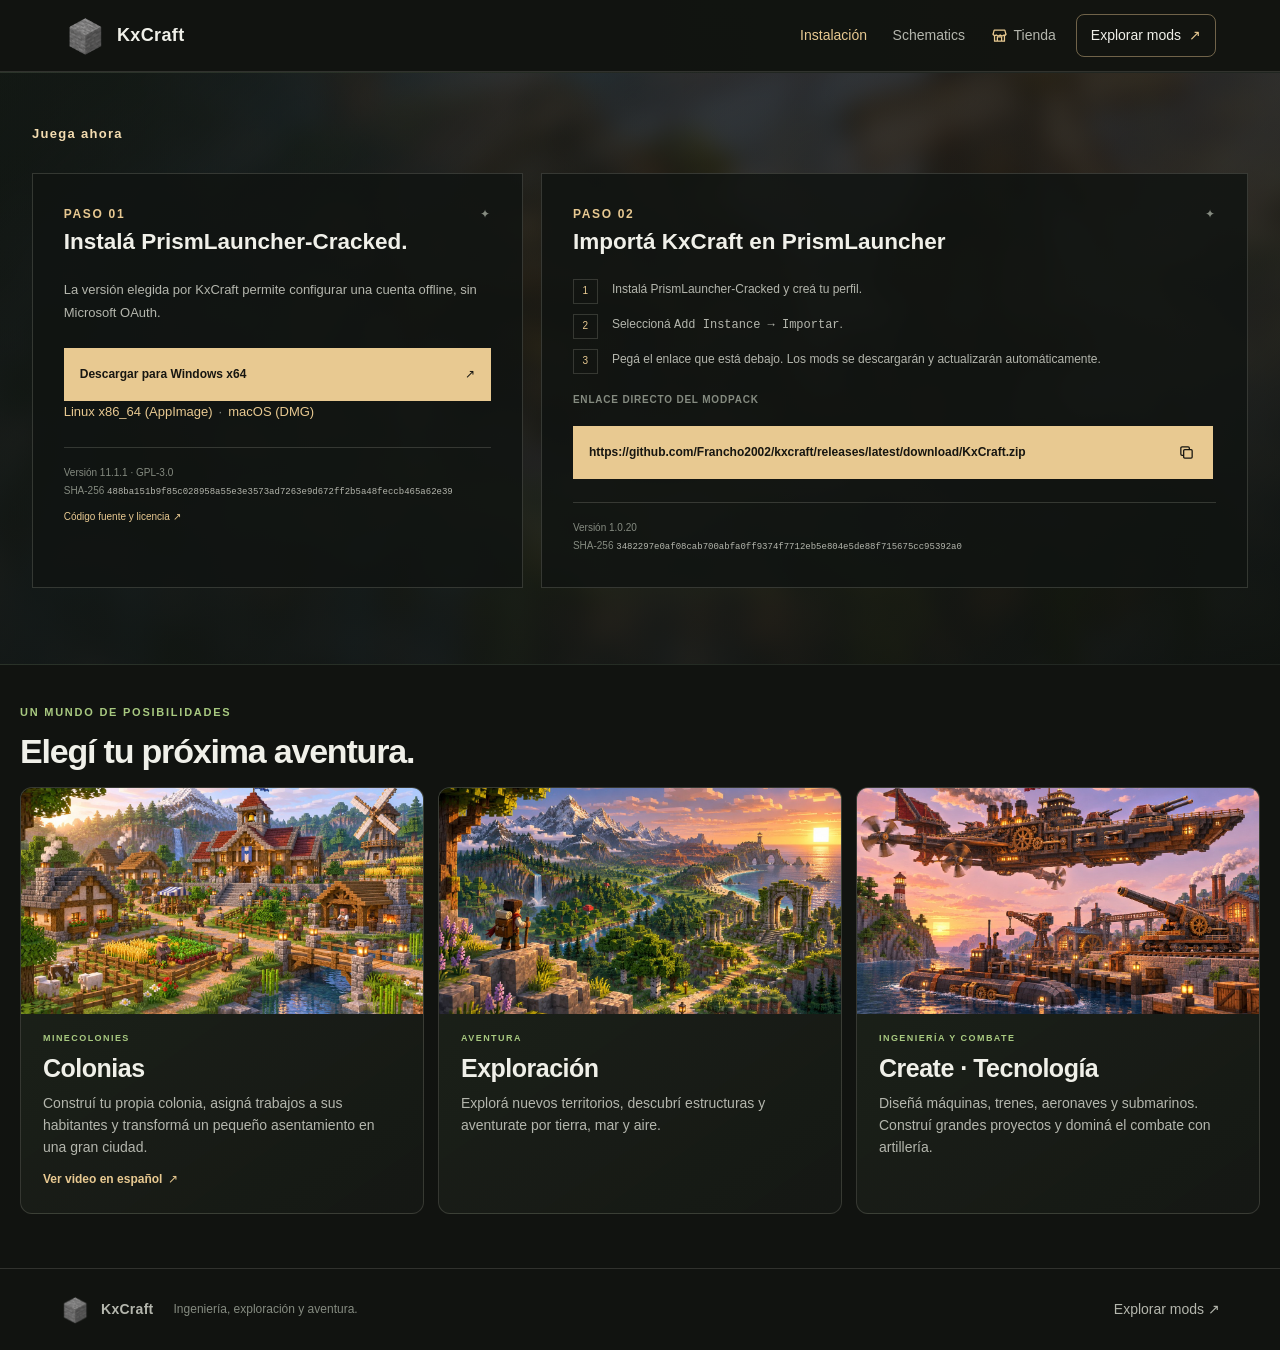
<file: site/index.html>
<!doctype html>
<html lang="es-AR">
<head>
  <meta charset="utf-8">
  <meta name="viewport" content="width=device-width, initial-scale=1">
  <meta name="theme-color" content="#111310">
  <meta name="description" content="Descargá PrismLauncher y prepará tu instancia de KxCraft.">
  <title>KxCraft — Juega ahora</title>
  <link rel="stylesheet" href="assets/site.css">
  <script src="assets/store-expiry.js" defer></script>
  <script src="assets/app.js" defer></script>
</head>
<body>
  <a class="skip-link" href="#main">Saltar al contenido</a>
  <header class="topbar">
    <a class="brand" href="#jugar" aria-label="KxCraft, inicio">
      <img class="brand-mark" src="assets/kxcraft-mark.png" alt="" aria-hidden="true" width="42" height="42">
      <span>KxCraft</span>
    </a>
    <nav aria-label="Navegación principal">
      <a href="index.html#jugar" aria-current="page">Instalación</a>
      <a href="schematics.html">Schematics</a>
      <a href="tienda.html" class="nav-store-link" data-shop-nav hidden><svg class="nav-store-icon" xmlns="http://www.w3.org/2000/svg" viewBox="0 0 24 24" fill="none" stroke="currentColor" stroke-width="1.8" stroke-linecap="round" stroke-linejoin="round" aria-hidden="true" focusable="false"><path d="M3 10l1.5-5.5h15L21 10"/><path d="M3 10c0 2 2.5 2.8 4.5 1.3 1.8 1.5 3.8 1.5 5.5 0 1.8 1.5 3.8 1.5 5.5 0C18.5 12.8 21 12 21 10"/><path d="M5 12v8h14v-8M9 20v-6h6v6"/></svg><span>Tienda</span></a>
    </nav>
    <a class="top-action" href="mods.html">Explorar mods <span aria-hidden="true">↗</span></a>
  </header>

  <main id="main">
    <section class="kx-play-section" id="jugar" aria-label="Cómo jugar en KxCraft">
      <div class="kx-play-backdrop" aria-hidden="true">
        <span class="kx-play-backdrop-image kx-play-backdrop-image--airship"></span>
        <span class="kx-play-backdrop-image kx-play-backdrop-image--workshop"></span>
        <span class="kx-play-backdrop-scrim"></span>
      </div>
      <div class="kx-container">
        <div class="kx-section-heading kx-section-heading--split">
          <h1 class="kx-section-kicker">Juega ahora</h1>
        </div>
        <div class="kx-play-panels">
          <article class="kx-play-panel kx-play-panel--launcher">
            <div class="kx-panel-top"><span>PASO 01</span><span aria-hidden="true">✦</span></div>
            <h2>Instalá PrismLauncher-Cracked.</h2>
            <p>La versión elegida por KxCraft permite configurar una cuenta offline, sin Microsoft OAuth.</p>
            <a class="kx-panel-button" href="https://github.com/Diegiwg/PrismLauncher-Cracked/releases/download/11.1.1/PrismLauncher-Windows-MinGW-w64-Setup-11.1.1.exe" rel="noopener noreferrer">Descargar para Windows x64 <span aria-hidden="true">↗</span></a>
            <p class="kx-launcher-alternatives" aria-label="Otras plataformas">
              <a href="https://github.com/Diegiwg/PrismLauncher-Cracked/releases/download/11.1.1/PrismLauncher-Linux-x86_64.AppImage" target="_blank" rel="noopener noreferrer">Linux x86_64 (AppImage)</a>
              <span aria-hidden="true">·</span>
              <a href="https://github.com/Diegiwg/PrismLauncher-Cracked/releases/download/11.1.1/PrismLauncher-macOS-11.1.1.dmg" target="_blank" rel="noopener noreferrer">macOS (DMG)</a>
            </p>
            <div class="kx-panel-foot">
              <p>Versión 11.1.1 · GPL-3.0</p>
              <p>SHA-256 <code>488ba151b9f85c028958a55e3e3573ad7263e9d672ff2b5a48feccb465a62e39</code></p>
              <a href="https://github.com/Diegiwg/PrismLauncher-Cracked/tree/11.1.1" target="_blank" rel="noopener noreferrer">Código fuente y licencia ↗</a>
            </div>
          </article>
          <article class="kx-play-panel kx-play-panel--pack">
            <div class="kx-panel-top"><span>PASO 02</span><span aria-hidden="true">✦</span></div>
            <h2>Importá KxCraft en PrismLauncher</h2>
            <ol class="kx-setup-list">
              <li><span>1</span><p>Instalá PrismLauncher-Cracked y creá tu perfil.</p></li>
              <li><span>2</span><p>Seleccioná <code>Add Instance → Importar</code>.</p></li>
              <li><span>3</span><p>Pegá el enlace que está debajo. Los mods se descargarán y actualizarán automáticamente.</p></li>
            </ol>
            <div class="kx-pack-downloads" aria-label="Enlace de importación de KxCraft">
              <p class="kx-import-label">Enlace directo del modpack</p>
              <div class="kx-import-link">
                <span id="kxcraft-import-url" class="kx-import-url">https://github.com/Francho2002/kxcraft/releases/latest/download/KxCraft.zip</span>
                <button class="kx-import-copy-button" id="kxcraft-copy-button" type="button" aria-label="Copiar enlace del modpack" aria-describedby="kxcraft-copy-status" title="Copiar enlace"><svg viewBox="0 0 24 24" fill="none" xmlns="http://www.w3.org/2000/svg" aria-hidden="true" focusable="false"><rect x="8" y="8" width="12" height="12" rx="1.5" stroke="currentColor" stroke-width="1.8"/><path d="M16 8V5.75A1.75 1.75 0 0 0 14.25 4h-8.5A1.75 1.75 0 0 0 4 5.75v8.5A1.75 1.75 0 0 0 5.75 16H8" stroke="currentColor" stroke-width="1.8"/></svg></button>
                
              </div>
              <p class="kx-copy-status" id="kxcraft-copy-status" role="status" aria-live="polite" hidden></p>
            </div>
            <div class="kx-panel-foot">
              <p>Versión <span data-kx-package-version>1.0.20</span></p>
              <p>SHA-256 <code data-kx-package-sha256>3482297e0af08cab700abfa0ff9374f7712eb5e804e5de88f715675cc95392a0</code></p>
            </div>
          </article>
        </div>
      </div>
    </section>

    <section class="experience-section" aria-labelledby="experience-title">
      <div class="section-heading experience-heading">
        <div>
          <p class="eyebrow">UN MUNDO DE POSIBILIDADES</p>
          <h2 id="experience-title">Elegí tu próxima aventura.</h2>
        </div>
      </div>
      <div class="experience-grid">
        <a class="experience-card experience-card--video" href="https://www.youtube.com/watch?v=wyJ1HbyBHro" target="_blank" rel="noopener noreferrer" aria-label="Colonias: mirá el video de MineColonies en español (abre YouTube)">
          <img src="assets/kxcraft-colonias.jpg" alt="Aldea de MineColonies con casas, cultivos y caminos junto a un río" loading="lazy" decoding="async">
          <div class="experience-card-copy">
            <p class="eyebrow">MINECOLONIES</p>
            <h3>Colonias</h3>
            <p>Construí tu propia colonia, asigná trabajos a sus habitantes y transformá un pequeño asentamiento en una gran ciudad.</p>
            <span class="experience-card-action">Ver video en español <span aria-hidden="true">↗</span></span>
          </div>
        </a>
        <article class="experience-card">
          <img src="assets/kxcraft-exploracion.jpg" alt="Explorador mirando un paisaje de montañas, valles y ríos" loading="lazy" decoding="async">
          <div class="experience-card-copy">
            <p class="eyebrow">AVENTURA</p>
            <h3>Exploración</h3>
            <p>Explorá nuevos territorios, descubrí estructuras y aventurate por tierra, mar y aire.</p>
          </div>
        </article>
        <article class="experience-card">
          <img src="assets/kxcraft-create-guerra.jpg" alt="Aeronave, trenes, submarino y artillería del universo Create" loading="lazy" decoding="async">
          <div class="experience-card-copy">
            <p class="eyebrow">INGENIERÍA Y COMBATE</p>
            <h3>Create · Tecnología</h3>
            <p>Diseñá máquinas, trenes, aeronaves y submarinos. Construí grandes proyectos y dominá el combate con artillería.</p>
          </div>
        </article>
      </div>
    </section>
  </main>

  <footer class="footer">
    <a class="brand brand-small" href="#jugar"><img class="brand-mark" src="assets/kxcraft-mark.png" alt="" aria-hidden="true" width="42" height="42"><span>KxCraft</span></a>
    <p>Ingeniería, exploración y aventura.</p>
    <a href="mods.html">Explorar mods ↗</a>
  </footer>
</body>
</html>
</file>
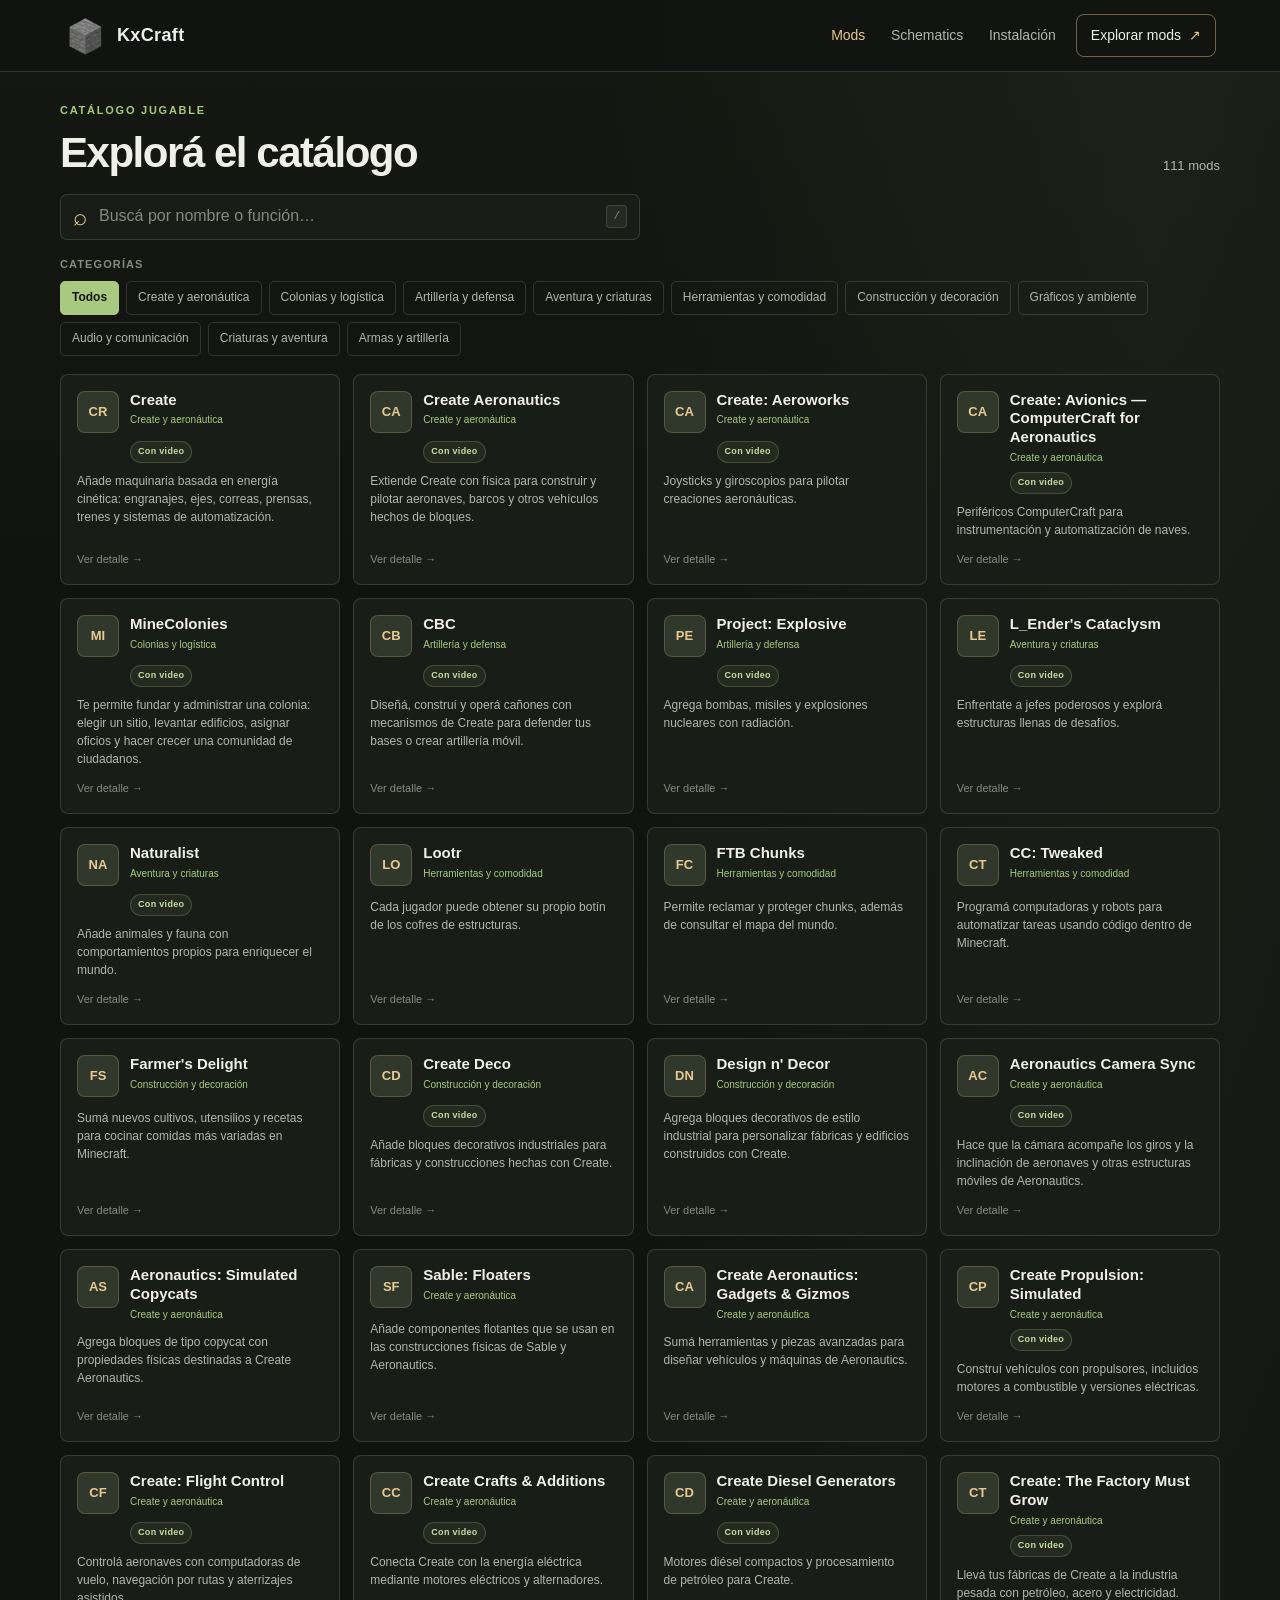
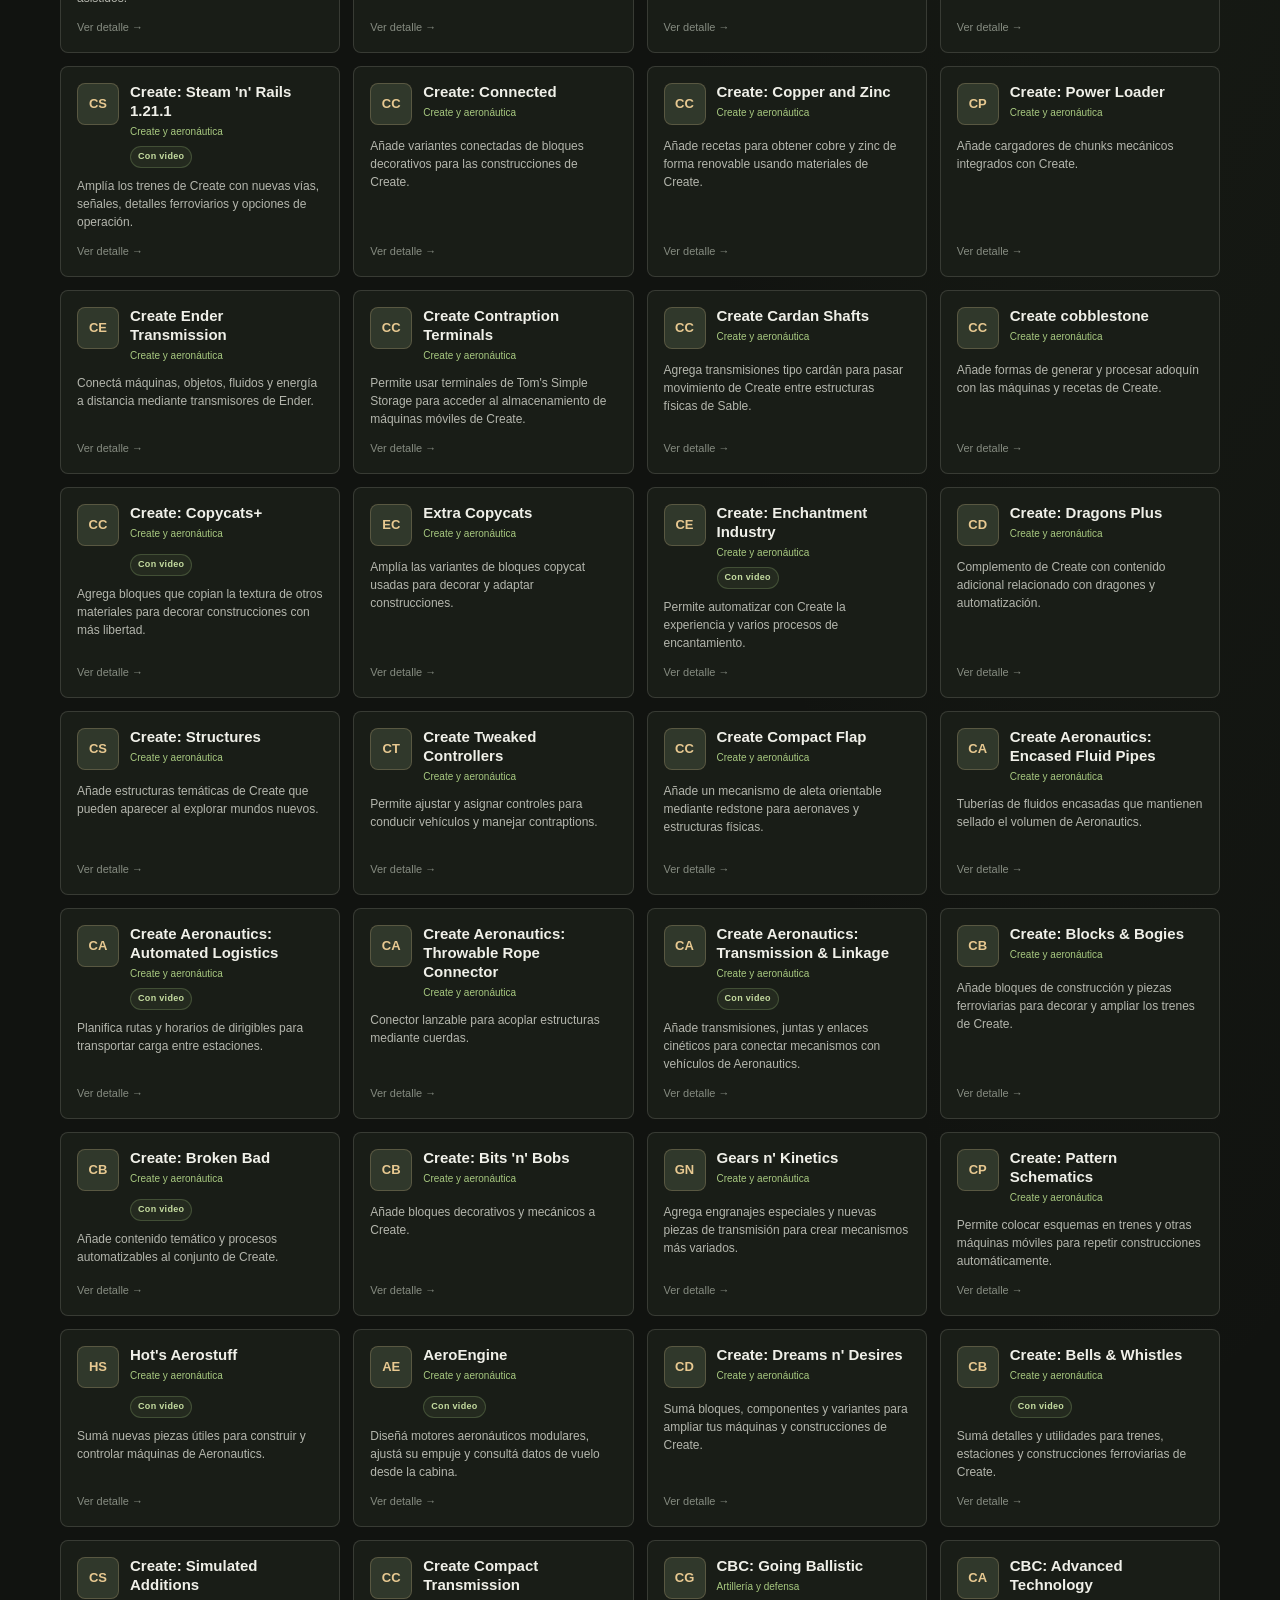
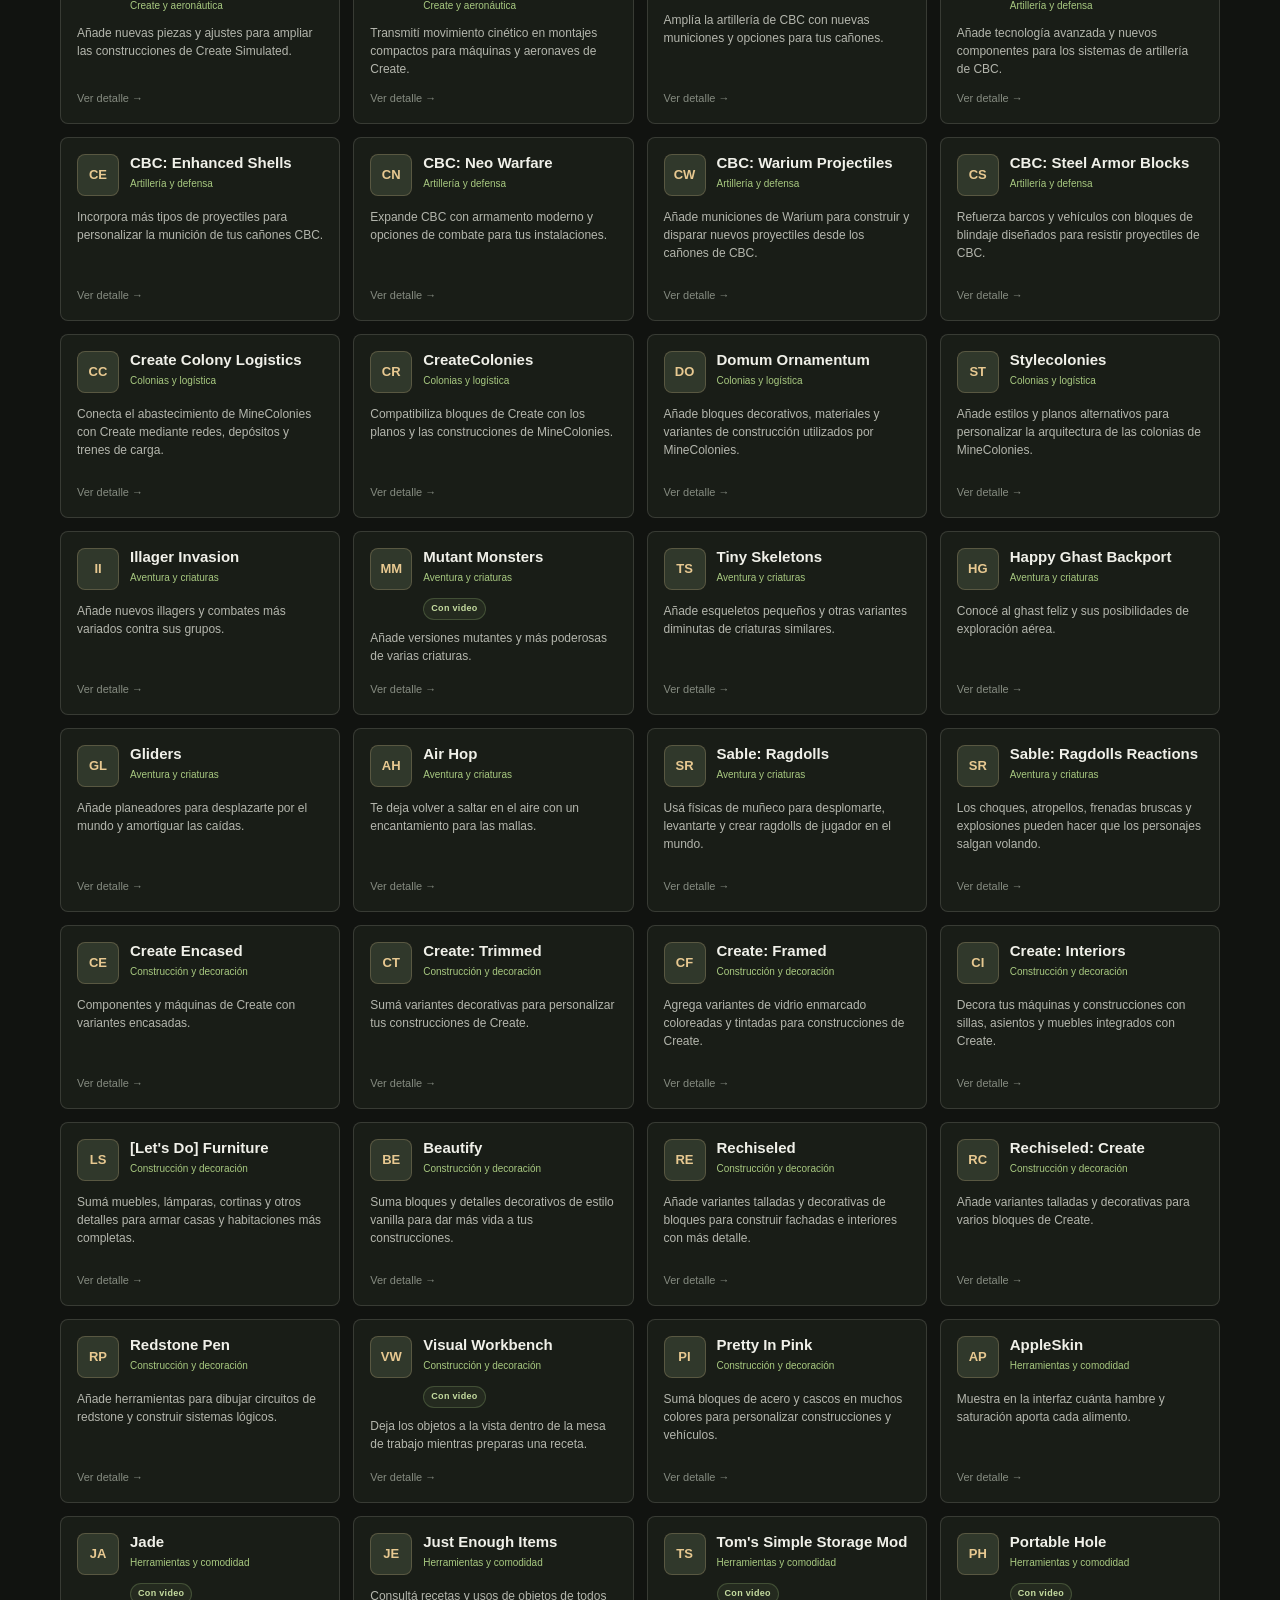
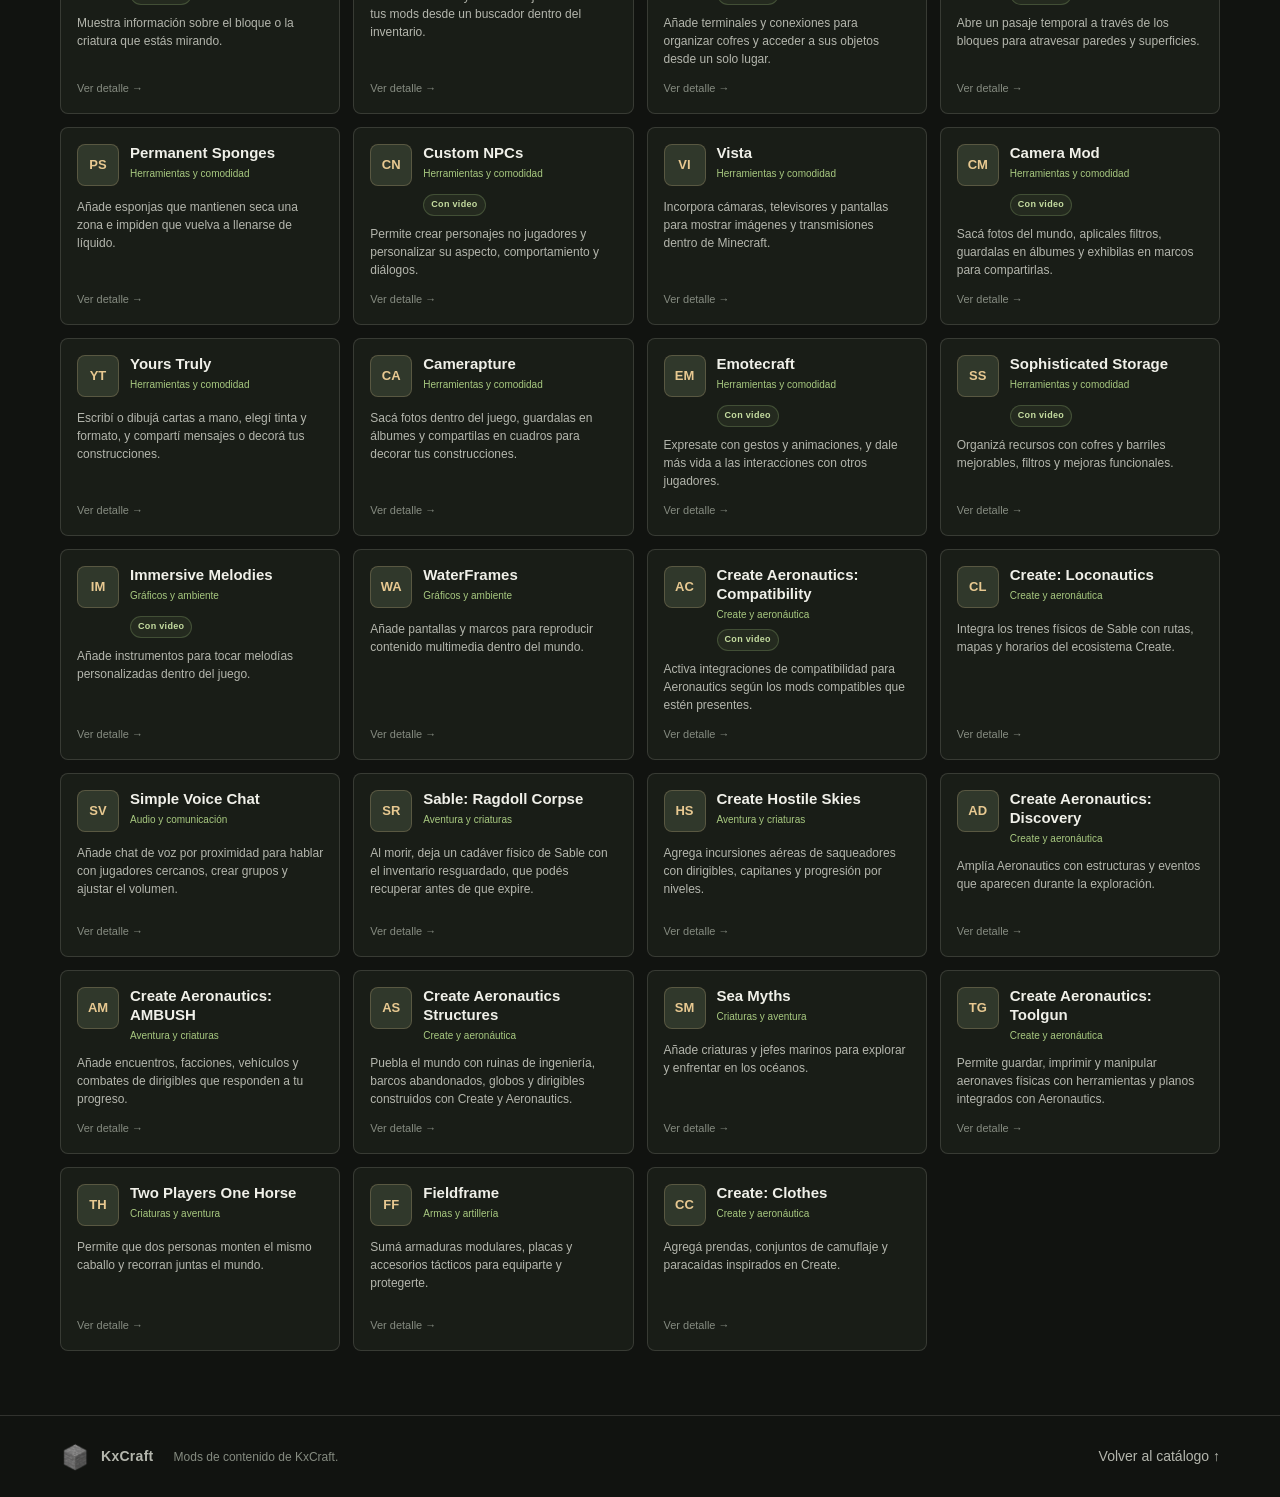
<file: site/mods.html>
<!doctype html>
<html lang="es-AR">
<head>
  <meta charset="utf-8">
  <meta name="viewport" content="width=device-width, initial-scale=1">
  <meta name="theme-color" content="#111310">
  <meta name="description" content="Conocé los mods de contenido de KxCraft.">
  <title>KxCraft — Mods</title>
  <link rel="stylesheet" href="assets/site.css">
  <script src="assets/app.js" defer></script>
</head>
<body>
  <a class="skip-link" href="#main">Saltar al contenido</a>
  <header class="topbar">
    <a class="brand" href="index.html#jugar" aria-label="KxCraft, inicio">
      <img class="brand-mark" src="assets/kxcraft-mark.png" alt="" aria-hidden="true" width="42" height="42">
      <span>KxCraft</span>
    </a>
    <nav aria-label="Navegación principal">
      <a href="mods.html" aria-current="page">Mods</a>
      <a href="tienda.html">Schematics</a>
      <a href="index.html#jugar">Instalación</a>
    </nav>
    <a class="top-action" href="#mods">Explorar mods <span aria-hidden="true">↗</span></a>
  </header>

  <main id="main" class="mods-page">
    <section class="mods-section" id="mods" aria-labelledby="mods-title">
      <div class="section-heading mods-heading">
        <div>
          <p class="eyebrow">CATÁLOGO JUGABLE</p>
          <h2 id="mods-title">Explorá el catálogo</h2>
        </div>
        <p class="section-note" id="results-count" aria-live="polite">Cargando mods…</p>
      </div>

      <div class="catalog-tools">
        <label class="search-box">
          <span class="search-icon" aria-hidden="true">⌕</span>
          <span class="sr-only">Buscar mods</span>
          <input id="mod-search" type="search" placeholder="Buscá por nombre o función…" autocomplete="off">
          <kbd>/</kbd>
        </label>
        <div class="category-wrap">
          <span class="filter-label">Categorías</span>
          <div class="category-filters" id="category-filters" role="group" aria-label="Filtrar por categoría"></div>
        </div>
      </div>

      <div class="mod-grid" id="mods-grid" aria-live="polite"></div>
      <p class="empty-state" id="empty-state" hidden>No encontramos mods con esos filtros. Probá otra búsqueda o categoría.</p>
    </section>
  </main>

  <footer class="footer">
    <a class="brand brand-small" href="index.html#jugar"><img class="brand-mark" src="assets/kxcraft-mark.png" alt="" aria-hidden="true" width="42" height="42"><span>KxCraft</span></a>
    <p>Mods de contenido de KxCraft.</p>
    <a href="#mods">Volver al catálogo ↑</a>
  </footer>

  <dialog class="mod-dialog" id="mod-dialog" aria-labelledby="dialog-title">
    <form method="dialog"><button class="dialog-close" aria-label="Cerrar detalle">×</button></form>
    <div class="dialog-content">
      <div class="dialog-media" id="dialog-media"></div>
      <div>
        <p class="eyebrow" id="dialog-category"></p>
        <h2 id="dialog-title"></h2>
        <p id="dialog-description"></p>
      </div>
    </div>
    <section class="dialog-video" id="dialog-video" hidden aria-label="Video del mod"></section>
  </dialog>

  <script type="application/json" id="kxcraft-playable-mods">[{"name":"Create","category":"Create y aeronáutica","description":"Añade maquinaria basada en energía cinética: engranajes, ejes, correas, prensas, trenes y sistemas de automatización.","icon":"https://cdn.modrinth.com/data/LNytGWDc/61d716699bcf1ec42ed4926a9e1c7311be6087e2_96.webp","image":"","imageAlt":"","video":{"id":"DlyCdjbS3TU","title":"Guía definitiva de Create Mod en español","url":"https://www.youtube.com/watch?v=DlyCdjbS3TU","language":"Español","note":"Guía comunitaria sobre Create 6.0.9 para Minecraft 1.21.1; publicada en abril de 2026."},"iconAlt":"Icono de Create","initials":"CR"},{"name":"Create Aeronautics","category":"Create y aeronáutica","description":"Extiende Create con física para construir y pilotar aeronaves, barcos y otros vehículos hechos de bloques.","icon":"https://cdn.modrinth.com/data/oWaK0Q19/f66b5589924884ffd81acb27f3ccb775867a962e_96.webp","image":"","imageAlt":"","video":{"id":"LquvgvIODM4","title":"Create: Aeronautics — guía completa en español","url":"https://www.youtube.com/watch?v=LquvgvIODM4","language":"Español","note":"Guía comunitaria para Aeronautics en Minecraft 1.21.1; publicada en mayo de 2026."},"iconAlt":"Icono de Create Aeronautics","initials":"CA"},{"name":"Create: Aeroworks","category":"Create y aeronáutica","description":"Joysticks y giroscopios para pilotar creaciones aeronáuticas.","icon":"https://cdn.modrinth.com/data/P26k79kP/2ca24db2d19baa1569bcb7050a6c4b1376c37682_96.webp","image":"","imageAlt":"","video":{"id":"bxSzMsvN9VA","title":"Complementos imprescindibles de Create Aeronautics","url":"https://www.youtube.com/watch?v=bxSzMsvN9VA","language":"Inglés","note":"Showcase en inglés que presenta explícitamente Create: Aeroworks entre sus complementos. La versión exacta de Minecraft no se indica."},"iconAlt":"Icono de Create: Aeroworks","initials":"CA"},{"name":"Create: Avionics — ComputerCraft for Aeronautics","category":"Create y aeronáutica","description":"Periféricos ComputerCraft para instrumentación y automatización de naves.","icon":"https://cdn.modrinth.com/data/h4nsLvjf/1657d44b448d9fdcb95e75e2ceff97e37a8c0e64_96.webp","image":"","imageAlt":"","video":{"id":"NfbPJ-wPMNM","title":"15 nuevos mods para Create Aeronautics","url":"https://www.youtube.com/watch?v=NfbPJ-wPMNM","language":"Inglés","note":"Showcase en inglés para Minecraft 1.21.1 y NeoForge; incluye un segmento específico de Create: Avionics."},"iconAlt":"Icono de Create: Avionics — ComputerCraft for Aeronautics","initials":"CA"},{"name":"MineColonies","category":"Colonias y logística","description":"Te permite fundar y administrar una colonia: elegir un sitio, levantar edificios, asignar oficios y hacer crecer una comunidad de ciudadanos.","icon":"https://media.forgecdn.net/avatars/thumbnails/41/680/256/256/635999200063962019.png","image":"","imageAlt":"","video":{"id":"wyJ1HbyBHro","title":"MineColonies — guía en español","url":"https://www.youtube.com/watch?v=wyJ1HbyBHro","language":"Español","note":"Video elegido por el propietario para la ficha de MineColonies y la tarjeta Colonias."},"iconAlt":"Icono de MineColonies","initials":"MI"},{"name":"CBC","category":"Artillería y defensa","description":"Diseñá, construí y operá cañones con mecanismos de Create para defender tus bases o crear artillería móvil.","icon":"https://cdn.modrinth.com/data/GWp4jCJj/39d228c7abac7bb782db7d3f203a24beb164455f_96.webp","image":"","imageAlt":"","video":{"id":"8dRo1gEAK7Y","title":"CBC — tutorial en español","url":"https://www.youtube.com/watch?v=8dRo1gEAK7Y","language":"Español","note":"Tutorial comunitario de CBC; la versión mostrada no está confirmada y puede ser anterior a la instalada."},"iconAlt":"Icono de CBC","initials":"CB"},{"name":"Project: Explosive","category":"Artillería y defensa","description":"Agrega bombas, misiles y explosiones nucleares con radiación.","icon":"https://cdn.modrinth.com/data/3rXU9gz8/255607b6eeaddd9280a39ce03b561f8615ecac3a.png","image":"","imageAlt":"","video":{"id":"0Om2JtTbG3g","title":"Project: Explosive — showcase para Minecraft 1.21.1","url":"https://www.youtube.com/watch?v=0Om2JtTbG3g","language":"Inglés","note":"Showcase comunitario de la beta 0.7; no es una guía oficial ni está en español."},"iconAlt":"Icono de Project: Explosive","initials":"PE"},{"name":"L_Ender's Cataclysm","category":"Aventura y criaturas","description":"Enfrentate a jefes poderosos y explorá estructuras llenas de desafíos.","icon":"https://cdn.modrinth.com/data/46KJle7n/4de43b519c4b4ce09c5a3155e908da446dbf455a_96.webp","image":"","imageAlt":"","video":{"id":"2nVqn4GB5ao","title":"L_Ender's Cataclysm — review en español","url":"https://www.youtube.com/watch?v=2nVqn4GB5ao","language":"Español","note":"Review en español de una versión anterior; ubicaciones, botín o mecánicas pueden diferir de la versión actual."},"iconAlt":"Icono de L_Ender's Cataclysm","initials":"LE"},{"name":"Naturalist","category":"Aventura y criaturas","description":"Añade animales y fauna con comportamientos propios para enriquecer el mundo.","icon":"https://cdn.modrinth.com/data/F8BQNPWX/e52917ba0f5ecc1d827f0d4465a15422e0584bf5_96.webp","image":"","imageAlt":"","video":{"id":"YhtAiqSy48M","title":"Guía completa del mod Naturalist para Minecraft","url":"https://www.youtube.com/watch?v=YhtAiqSy48M","language":"Español","note":"Guía en español sobre la fauna y sus comportamientos; la versión exacta no está confirmada."},"iconAlt":"Icono de Naturalist","initials":"NA"},{"name":"Lootr","category":"Herramientas y comodidad","description":"Cada jugador puede obtener su propio botín de los cofres de estructuras.","icon":"https://cdn.modrinth.com/data/EltpO5cN/3dc915eb1bbcd65654c17eb3870de4aba055d0c6_96.webp","image":"","imageAlt":"","video":null,"iconAlt":"Icono de Lootr","initials":"LO"},{"name":"FTB Chunks","category":"Herramientas y comodidad","description":"Permite reclamar y proteger chunks, además de consultar el mapa del mundo.","icon":"https://media.forgecdn.net/avatars/thumbnails/972/573/256/256/638474885347244172.png","image":"","imageAlt":"","video":null,"iconAlt":"Icono de FTB Chunks","initials":"FC"},{"name":"CC: Tweaked","category":"Herramientas y comodidad","description":"Programá computadoras y robots para automatizar tareas usando código dentro de Minecraft.","icon":"https://cdn.modrinth.com/data/gu7yAYhd/icon.png","image":"","imageAlt":"","video":null,"iconAlt":"Icono de CC: Tweaked","initials":"CT"},{"name":"Farmer's Delight","category":"Construcción y decoración","description":"Sumá nuevos cultivos, utensilios y recetas para cocinar comidas más variadas en Minecraft.","icon":"https://cdn.modrinth.com/data/R2OftAxM/8e7aa38ab94d94bb0a2894a218b69beb49002b34.png","image":"","imageAlt":"","video":null,"iconAlt":"Icono de Farmer's Delight","initials":"FS"},{"name":"Create Deco","category":"Construcción y decoración","description":"Añade bloques decorativos industriales para fábricas y construcciones hechas con Create.","icon":"https://cdn.modrinth.com/data/sMvUb4Rb/b60e1330b10bd1d7b1f2c0b7337a25f73b0eb555_96.webp","image":"","imageAlt":"","video":{"id":"EUih0-C3Gq8","title":"La fábrica de acero definitiva — Create Survival #9","url":"https://www.youtube.com/watch?v=EUih0-C3Gq8","language":"Español","note":"Episodio de supervivencia en español; Create Deco aparece en la lista de mods de la serie, no es una review dedicada."},"iconAlt":"Icono de Create Deco","initials":"CD"},{"name":"Design n' Decor","category":"Construcción y decoración","description":"Agrega bloques decorativos de estilo industrial para personalizar fábricas y edificios construidos con Create.","icon":"https://cdn.modrinth.com/data/x49wilh8/c52e15692d7911bd7a74413ca97d4e98ece0cefb_96.webp","image":"","imageAlt":"","video":null,"iconAlt":"Icono de Design n' Decor","initials":"DN"},{"name":"Aeronautics Camera Sync","category":"Create y aeronáutica","description":"Hace que la cámara acompañe los giros y la inclinación de aeronaves y otras estructuras móviles de Aeronautics.","icon":"https://cdn.modrinth.com/data/ZGxtWu73/25b377c4995c7b6c1007c05b2135a55c90db453e_96.webp","image":"","imageAlt":"","video":{"id":"NfbPJ-wPMNM","title":"15 nuevos mods para Create Aeronautics","url":"https://www.youtube.com/watch?v=NfbPJ-wPMNM","language":"Inglés","note":"Showcase en inglés para Minecraft 1.21.1 y NeoForge; incluye un segmento específico de Aeronautics Camera Sync."},"iconAlt":"Icono de Aeronautics Camera Sync","initials":"AC"},{"name":"Aeronautics: Simulated Copycats","category":"Create y aeronáutica","description":"Agrega bloques de tipo copycat con propiedades físicas destinadas a Create Aeronautics.","icon":"https://cdn.modrinth.com/data/NYBH9vVY/82095c962a5172e766d593ed58689ac72241d5f9_96.webp","image":"","imageAlt":"","video":null,"iconAlt":"Icono de Aeronautics: Simulated Copycats","initials":"AS"},{"name":"Sable: Floaters","category":"Create y aeronáutica","description":"Añade componentes flotantes que se usan en las construcciones físicas de Sable y Aeronautics.","icon":"https://media.forgecdn.net/avatars/thumbnails/1870/208/256/256/639172699282990902.png","image":"","imageAlt":"","video":null,"iconAlt":"Icono de Sable: Floaters","initials":"SF"},{"name":"Create Aeronautics: Gadgets \u0026 Gizmos","category":"Create y aeronáutica","description":"Sumá herramientas y piezas avanzadas para diseñar vehículos y máquinas de Aeronautics.","icon":"https://cdn.modrinth.com/data/Sza3GgEL/50e28c200e0dab48826fb1d487d1f98be056e2f0_96.webp","image":"","imageAlt":"","video":null,"iconAlt":"Icono de Create Aeronautics: Gadgets \u0026 Gizmos","initials":"CA"},{"name":"Create Propulsion: Simulated","category":"Create y aeronáutica","description":"Construí vehículos con propulsores, incluidos motores a combustible y versiones eléctricas.","icon":"https://media.forgecdn.net/avatars/thumbnails/1791/442/256/256/639135128999086003.png","image":"","imageAlt":"","video":{"id":"bxSzMsvN9VA","title":"Complementos imprescindibles de Create Aeronautics","url":"https://www.youtube.com/watch?v=bxSzMsvN9VA","language":"Inglés","note":"Showcase en inglés que incluye Create: Propulsion Simulated. La versión exacta de Minecraft no se indica."},"iconAlt":"Icono de Create Propulsion: Simulated","initials":"CP"},{"name":"Create: Flight Control","category":"Create y aeronáutica","description":"Controlá aeronaves con computadoras de vuelo, navegación por rutas y aterrizajes asistidos.","icon":"https://cdn.modrinth.com/data/IGVrnkhH/b920665440ebf5ebda8fbf5d89b563cb300245f1_96.webp","image":"","imageAlt":"","video":{"id":"NfbPJ-wPMNM","title":"15 nuevos mods para Create Aeronautics","url":"https://www.youtube.com/watch?v=NfbPJ-wPMNM","language":"Inglés","note":"Showcase en inglés para Minecraft 1.21.1 y NeoForge; incluye un segmento específico de Create: Flight Control."},"iconAlt":"Icono de Create: Flight Control","initials":"CF"},{"name":"Create Crafts \u0026 Additions","category":"Create y aeronáutica","description":"Conecta Create con la energía eléctrica mediante motores eléctricos y alternadores.","icon":"https://cdn.modrinth.com/data/kU1G12Nn/d8d1ec226747a800ba175f70ad00a80f37047cb6_96.webp","image":"","imageAlt":"","video":{"id":"3YJEw1Cc7ys","title":"Electricidad con Create: Crafts \u0026 Additions — guía en español","url":"https://www.youtube.com/watch?v=3YJEw1Cc7ys","language":"Español","note":"Guía publicada en 2023 sobre generación de electricidad; las recetas o la interfaz pueden diferir de la versión instalada."},"iconAlt":"Icono de Create Crafts \u0026 Additions","initials":"CC"},{"name":"Create Diesel Generators","category":"Create y aeronáutica","description":"Motores diésel compactos y procesamiento de petróleo para Create.","icon":"https://cdn.modrinth.com/data/ZM3tt6p1/53719ad7b62929d86b6b02bd8f54d15da0217885_96.webp","image":"","imageAlt":"","video":{"id":"6dkEHyKjg0s","title":"MOTORES DE DIESEL - Create: Diesel Generators - Guía Español","url":"https://www.youtube.com/watch?v=6dkEHyKjg0s","language":"Español","note":"Tutorial publicado en 2023; cubre los motores diésel y puede mostrar recetas o interfaz de una versión anterior."},"iconAlt":"Icono de Create Diesel Generators","initials":"CD"},{"name":"Create: The Factory Must Grow","category":"Create y aeronáutica","description":"Llevá tus fábricas de Create a la industria pesada con petróleo, acero y electricidad.","icon":"https://cdn.modrinth.com/data/USgVjXsk/a8150331e2257d66e03e09478f17e121fcd3fdea_96.webp","image":"","imageAlt":"","video":{"id":"imWiwomlgaw","title":"Create: The Factory Must Grow — guía completa en español","url":"https://www.youtube.com/watch?v=imWiwomlgaw","language":"Español","note":"Guía en español para Forge 1.20.1. Las mecánicas sirven de referencia, pero la versión difiere de KxCraft."},"iconAlt":"Icono de Create: The Factory Must Grow","initials":"CT"},{"name":"Create: Steam 'n' Rails 1.21.1","category":"Create y aeronáutica","description":"Amplía los trenes de Create con nuevas vías, señales, detalles ferroviarios y opciones de operación.","icon":"https://cdn.modrinth.com/data/L3Jv0QZI/179182a054901029eecf4ec5b15d414ed5bfddc6_96.webp","image":"","imageAlt":"","video":{"id":"giAaMSyYq7A","title":"Create: Steam 'n' Rails 1.20.1 — guía en español","url":"https://www.youtube.com/watch?v=giAaMSyYq7A","language":"Español","note":"Guía en español de una versión anterior (1.20.1); algunos detalles pueden cambiar respecto de la versión del modpack."},"iconAlt":"Icono de Create: Steam 'n' Rails 1.21.1","initials":"CS"},{"name":"Create: Connected","category":"Create y aeronáutica","description":"Añade variantes conectadas de bloques decorativos para las construcciones de Create.","icon":"https://media.forgecdn.net/avatars/thumbnails/922/162/256/256/638387242479713653.png","image":"","imageAlt":"","video":null,"iconAlt":"Icono de Create: Connected","initials":"CC"},{"name":"Create: Copper and Zinc","category":"Create y aeronáutica","description":"Añade recetas para obtener cobre y zinc de forma renovable usando materiales de Create.","icon":"https://cdn.modrinth.com/data/aqYNR6rI/5f3112d7479fc1c64d1a3d0797119b81a1ccb873.gif","image":"","imageAlt":"","video":null,"iconAlt":"Icono de Create: Copper and Zinc","initials":"CC"},{"name":"Create: Power Loader","category":"Create y aeronáutica","description":"Añade cargadores de chunks mecánicos integrados con Create.","icon":"https://cdn.modrinth.com/data/wPQ6GgFE/2f6c7a922eeb1b1064737e95b3ba1794b0c2c980.png","image":"","imageAlt":"","video":null,"iconAlt":"Icono de Create: Power Loader","initials":"CP"},{"name":"Create Ender Transmission","category":"Create y aeronáutica","description":"Conectá máquinas, objetos, fluidos y energía a distancia mediante transmisores de Ender.","icon":"https://cdn.modrinth.com/data/wtW8g4TG/5798aa8abaf160292075ecff90fe59af4eb4a443_96.webp","image":"","imageAlt":"","video":null,"iconAlt":"Icono de Create Ender Transmission","initials":"CE"},{"name":"Create Contraption Terminals","category":"Create y aeronáutica","description":"Permite usar terminales de Tom's Simple Storage para acceder al almacenamiento de máquinas móviles de Create.","icon":"https://cdn.modrinth.com/data/gOPAFzp0/52b05061fcf8c8368c3e92b6ca3a76c79041c3b7_96.webp","image":"","imageAlt":"","video":null,"iconAlt":"Icono de Create Contraption Terminals","initials":"CC"},{"name":"Create Cardan Shafts","category":"Create y aeronáutica","description":"Agrega transmisiones tipo cardán para pasar movimiento de Create entre estructuras físicas de Sable.","icon":"","image":"","imageAlt":"","video":null,"iconAlt":"","initials":"CC"},{"name":"Create cobblestone","category":"Create y aeronáutica","description":"Añade formas de generar y procesar adoquín con las máquinas y recetas de Create.","icon":"https://media.forgecdn.net/avatars/thumbnails/1123/211/256/256/638679629040934642.png","image":"","imageAlt":"","video":null,"iconAlt":"Icono de Create cobblestone","initials":"CC"},{"name":"Create: Copycats+","category":"Create y aeronáutica","description":"Agrega bloques que copian la textura de otros materiales para decorar construcciones con más libertad.","icon":"https://cdn.modrinth.com/data/UT2M39wf/17960b56556c644249686a22172eda0924f8bbe0_96.webp","image":"","imageAlt":"","video":{"id":"tXuSZBpbMys","title":"Engranajes Copycats con Copycats+","url":"https://www.youtube.com/watch?v=tXuSZBpbMys","language":"Español","note":"Showcase breve en español de piezas de Copycats+; no confirma la versión del modpack."},"iconAlt":"Icono de Create: Copycats+","initials":"CC"},{"name":"Extra Copycats","category":"Create y aeronáutica","description":"Amplía las variantes de bloques copycat usadas para decorar y adaptar construcciones.","icon":"https://cdn.modrinth.com/data/KEG1fY2H/65e33aa3b200ebd5f6dc07a142ba2f09ec626759_96.webp","image":"","imageAlt":"","video":null,"iconAlt":"Icono de Extra Copycats","initials":"EC"},{"name":"Create: Enchantment Industry","category":"Create y aeronáutica","description":"Permite automatizar con Create la experiencia y varios procesos de encantamiento.","icon":"https://cdn.modrinth.com/data/JWGBpFUP/9571cd419c5eee9f2017f0b6f7cf6e81c665723b_96.webp","image":"","imageAlt":"","video":{"id":"G7_eG1SEp9E","title":"Create: Enchantment Industry — guía en español para Minecraft 1.21.1","url":"https://www.youtube.com/watch?v=G7_eG1SEp9E","language":"Español","note":"Guía comunitaria en español, publicada en 2025 y dirigida a Create: Enchantment Industry para 1.21.1."},"iconAlt":"Icono de Create: Enchantment Industry","initials":"CE"},{"name":"Create: Dragons Plus","category":"Create y aeronáutica","description":"Complemento de Create con contenido adicional relacionado con dragones y automatización.","icon":"https://cdn.modrinth.com/data/dzb1a5WV/b31b508ca740a1f8eadc18c753190f2605cb6651_96.webp","image":"","imageAlt":"","video":null,"iconAlt":"Icono de Create: Dragons Plus","initials":"CD"},{"name":"Create: Structures","category":"Create y aeronáutica","description":"Añade estructuras temáticas de Create que pueden aparecer al explorar mundos nuevos.","icon":"https://cdn.modrinth.com/data/IAnP4np7/694d235f12ba11b0c6e6cd9428dab3cfcf233d10_96.webp","image":"","imageAlt":"","video":null,"iconAlt":"Icono de Create: Structures","initials":"CS"},{"name":"Create Tweaked Controllers","category":"Create y aeronáutica","description":"Permite ajustar y asignar controles para conducir vehículos y manejar contraptions.","icon":"https://media.forgecdn.net/avatars/thumbnails/860/786/256/256/638267689835103641.png","image":"","imageAlt":"","video":null,"iconAlt":"Icono de Create Tweaked Controllers","initials":"CT"},{"name":"Create Compact Flap","category":"Create y aeronáutica","description":"Añade un mecanismo de aleta orientable mediante redstone para aeronaves y estructuras físicas.","icon":"https://cdn.modrinth.com/data/Rsk2MfzV/480be064da1502a63beb085102cd9548800e03a8_96.webp","image":"","imageAlt":"","video":null,"iconAlt":"Icono de Create Compact Flap","initials":"CC"},{"name":"Create Aeronautics: Encased Fluid Pipes","category":"Create y aeronáutica","description":"Tuberías de fluidos encasadas que mantienen sellado el volumen de Aeronautics.","icon":"https://cdn.modrinth.com/data/DdAlVT8M/06bdfc1a65d93a5cf71e3a3ff8a6c4a63874dbe6_96.webp","image":"","imageAlt":"","video":null,"iconAlt":"Icono de Create Aeronautics: Encased Fluid Pipes","initials":"CA"},{"name":"Create Aeronautics: Automated Logistics","category":"Create y aeronáutica","description":"Planifica rutas y horarios de dirigibles para transportar carga entre estaciones.","icon":"https://cdn.modrinth.com/data/73ZXeRfx/de37b575139f54e532b88706c6e22068a2930fc7_96.webp","image":"","imageAlt":"","video":{"id":"NfbPJ-wPMNM","title":"15 nuevos mods para Create Aeronautics","url":"https://www.youtube.com/watch?v=NfbPJ-wPMNM","language":"Inglés","note":"Showcase en inglés para Minecraft 1.21.1 y NeoForge; incluye un segmento específico de Create Aeronautics: Automated Logistics."},"iconAlt":"Icono de Create Aeronautics: Automated Logistics","initials":"CA"},{"name":"Create Aeronautics: Throwable Rope Connector","category":"Create y aeronáutica","description":"Conector lanzable para acoplar estructuras mediante cuerdas.","icon":"https://cdn.modrinth.com/data/9xiCbKmM/faf637b698884c0cc64c6886d83ea1e1bae54f6f_96.webp","image":"","imageAlt":"","video":null,"iconAlt":"Icono de Create Aeronautics: Throwable Rope Connector","initials":"CA"},{"name":"Create Aeronautics: Transmission \u0026 Linkage","category":"Create y aeronáutica","description":"Añade transmisiones, juntas y enlaces cinéticos para conectar mecanismos con vehículos de Aeronautics.","icon":"https://media.forgecdn.net/avatars/thumbnails/1819/789/256/256/639149855338139456.png","image":"","imageAlt":"","video":{"id":"p4_7kR9Agqc","title":"15 complementos más de Create Aeronautics","url":"https://www.youtube.com/watch?v=p4_7kR9Agqc","language":"Inglés","note":"Showcase en inglés para Minecraft 1.21.1 y NeoForge; incluye segmentos de Transmission \u0026 Linkage, Gadgets \u0026 Gizmos y Cardan Shafts."},"iconAlt":"Icono de Create Aeronautics: Transmission \u0026 Linkage","initials":"CA"},{"name":"Create: Blocks \u0026 Bogies","category":"Create y aeronáutica","description":"Añade bloques de construcción y piezas ferroviarias para decorar y ampliar los trenes de Create.","icon":"https://media.forgecdn.net/avatars/thumbnails/1379/222/256/256/638894708494951104.png","image":"","imageAlt":"","video":null,"iconAlt":"Icono de Create: Blocks \u0026 Bogies","initials":"CB"},{"name":"Create: Broken Bad","category":"Create y aeronáutica","description":"Añade contenido temático y procesos automatizables al conjunto de Create.","icon":"","image":"","imageAlt":"","video":{"id":"ti30pul6ZGQ","title":"Create: Broken Bad — guía en español","url":"https://www.youtube.com/watch?v=ti30pul6ZGQ","language":"Español","note":"Presentación en español publicada en 2024; puede mostrar funciones de una versión anterior."},"iconAlt":"","initials":"CB"},{"name":"Create: Bits 'n' Bobs","category":"Create y aeronáutica","description":"Añade bloques decorativos y mecánicos a Create.","icon":"https://cdn.modrinth.com/data/T8bvmqVZ/f7f35471f0a411deb04f91158254e8177be332b7_96.webp","image":"","imageAlt":"","video":null,"iconAlt":"Icono de Create: Bits 'n' Bobs","initials":"CB"},{"name":"Gears n' Kinetics","category":"Create y aeronáutica","description":"Agrega engranajes especiales y nuevas piezas de transmisión para crear mecanismos más variados.","icon":"https://cdn.modrinth.com/data/gEWECBVL/08df3f9d56f30627049fcb622989aae0ec9a026c.gif","image":"","imageAlt":"","video":null,"iconAlt":"Icono de Gears n' Kinetics","initials":"GN"},{"name":"Create: Pattern Schematics","category":"Create y aeronáutica","description":"Permite colocar esquemas en trenes y otras máquinas móviles para repetir construcciones automáticamente.","icon":"https://cdn.modrinth.com/data/cpqKG67r/31f1d6d6ea7036ef303af5b401944c94c38045de_96.webp","image":"","imageAlt":"","video":null,"iconAlt":"Icono de Create: Pattern Schematics","initials":"CP"},{"name":"Hot's Aerostuff","category":"Create y aeronáutica","description":"Sumá nuevas piezas útiles para construir y controlar máquinas de Aeronautics.","icon":"https://cdn.modrinth.com/data/UFCtLrRv/11b14f91a3769adccad012747d85c73a70243983.gif","image":"","imageAlt":"","video":{"id":"NfbPJ-wPMNM","title":"15 nuevos mods para Create Aeronautics","url":"https://www.youtube.com/watch?v=NfbPJ-wPMNM","language":"Inglés","note":"Showcase en inglés para Minecraft 1.21.1 y NeoForge; incluye un segmento específico de Hot's Aerostuff."},"iconAlt":"Icono de Hot's Aerostuff","initials":"HS"},{"name":"AeroEngine","category":"Create y aeronáutica","description":"Diseñá motores aeronáuticos modulares, ajustá su empuje y consultá datos de vuelo desde la cabina.","icon":"https://cdn.modrinth.com/data/CRh10iJF/63695d0911804503f4416a4396a926602aa3f986_96.webp","image":"","imageAlt":"","video":{"id":"GRpbhjOw0tg","title":"AeroEngine — mod showcase","url":"https://www.youtube.com/watch?v=GRpbhjOw0tg","language":"Inglés","note":"Showcase reciente en inglés de motores y controles aeronáuticos; no encontré una guía en español para este complemento."},"iconAlt":"Icono de AeroEngine","initials":"AE"},{"name":"Create: Dreams n' Desires","category":"Create y aeronáutica","description":"Sumá bloques, componentes y variantes para ampliar tus máquinas y construcciones de Create.","icon":"https://cdn.modrinth.com/data/JmybsfWs/10e9ec54bd09e581dda15fc57eb754eca199ef10_96.webp","image":"","imageAlt":"","video":null,"iconAlt":"Icono de Create: Dreams n' Desires","initials":"CD"},{"name":"Create: Bells \u0026 Whistles","category":"Create y aeronáutica","description":"Sumá detalles y utilidades para trenes, estaciones y construcciones ferroviarias de Create.","icon":"https://cdn.modrinth.com/data/gJ5afkVv/56ec1e3caca241855a19b65ad391aa20a79259f5_96.webp","image":"","imageAlt":"","video":{"id":"R8hnMPiL3JM","title":"Motores y fábricas — Minecraft Create Mod, episodio 19","url":"https://www.youtube.com/watch?v=R8hnMPiL3JM","language":"Español","note":"Gameplay en español de 2026; Bells \u0026 Whistles figura entre los mods usados, aunque no es una review dedicada."},"iconAlt":"Icono de Create: Bells \u0026 Whistles","initials":"CB"},{"name":"Create: Simulated Additions","category":"Create y aeronáutica","description":"Añade nuevas piezas y ajustes para ampliar las construcciones de Create Simulated.","icon":"","image":"","imageAlt":"","video":null,"iconAlt":"","initials":"CS"},{"name":"Create Compact Transmission","category":"Create y aeronáutica","description":"Transmití movimiento cinético en montajes compactos para máquinas y aeronaves de Create.","icon":"","image":"","imageAlt":"","video":null,"iconAlt":"","initials":"CC"},{"name":"CBC: Going Ballistic","category":"Artillería y defensa","description":"Amplía la artillería de CBC con nuevas municiones y opciones para tus cañones.","icon":"https://media.forgecdn.net/avatars/thumbnails/1804/904/256/256/639142141945252797.png","image":"","imageAlt":"","video":null,"iconAlt":"Icono de CBC: Going Ballistic","initials":"CG"},{"name":"CBC: Advanced Technology","category":"Artillería y defensa","description":"Añade tecnología avanzada y nuevos componentes para los sistemas de artillería de CBC.","icon":"https://media.forgecdn.net/avatars/thumbnails/1157/469/256/256/638725507063757554.png","image":"","imageAlt":"","video":null,"iconAlt":"Icono de CBC: Advanced Technology","initials":"CA"},{"name":"CBC: Enhanced Shells","category":"Artillería y defensa","description":"Incorpora más tipos de proyectiles para personalizar la munición de tus cañones CBC.","icon":"","image":"https://media.forgecdn.net/attachments/1937/495/2026-09-11_00-24-42-png.png","imageAlt":"Captura de CBC: Enhanced Shells en Minecraft","video":null,"iconAlt":"","initials":"CE"},{"name":"CBC: Neo Warfare","category":"Artillería y defensa","description":"Expande CBC con armamento moderno y opciones de combate para tus instalaciones.","icon":"https://media.forgecdn.net/avatars/thumbnails/1825/333/256/256/639152583398888600.png","image":"","imageAlt":"","video":null,"iconAlt":"Icono de CBC: Neo Warfare","initials":"CN"},{"name":"CBC: Warium Projectiles","category":"Artillería y defensa","description":"Añade municiones de Warium para construir y disparar nuevos proyectiles desde los cañones de CBC.","icon":"https://media.forgecdn.net/avatars/thumbnails/1206/331/256/256/638784476688305388.png","image":"","imageAlt":"","video":null,"iconAlt":"Icono de CBC: Warium Projectiles","initials":"CW"},{"name":"CBC: Steel Armor Blocks","category":"Artillería y defensa","description":"Refuerza barcos y vehículos con bloques de blindaje diseñados para resistir proyectiles de CBC.","icon":"https://cdn.modrinth.com/data/VwYIUgbk/8389aeee7aa37b485a346b19cfccfb4a3173d98d_96.webp","image":"","imageAlt":"","video":null,"iconAlt":"Icono de CBC: Steel Armor Blocks","initials":"CS"},{"name":"Create Colony Logistics","category":"Colonias y logística","description":"Conecta el abastecimiento de MineColonies con Create mediante redes, depósitos y trenes de carga.","icon":"https://media.forgecdn.net/avatars/thumbnails/1686/960/256/256/639071235787684198.png","image":"","imageAlt":"","video":null,"iconAlt":"Icono de Create Colony Logistics","initials":"CC"},{"name":"CreateColonies","category":"Colonias y logística","description":"Compatibiliza bloques de Create con los planos y las construcciones de MineColonies.","icon":"https://media.forgecdn.net/avatars/thumbnails/1411/745/256/256/638914875224396373.png","image":"","imageAlt":"","video":null,"iconAlt":"Icono de CreateColonies","initials":"CR"},{"name":"Domum Ornamentum","category":"Colonias y logística","description":"Añade bloques decorativos, materiales y variantes de construcción utilizados por MineColonies.","icon":"https://media.forgecdn.net/avatars/thumbnails/451/848/256/256/637714696197751039.png","image":"","imageAlt":"","video":null,"iconAlt":"Icono de Domum Ornamentum","initials":"DO"},{"name":"Stylecolonies","category":"Colonias y logística","description":"Añade estilos y planos alternativos para personalizar la arquitectura de las colonias de MineColonies.","icon":"https://media.forgecdn.net/avatars/thumbnails/778/11/256/256/638121610023494415.jpeg","image":"","imageAlt":"","video":null,"iconAlt":"Icono de Stylecolonies","initials":"ST"},{"name":"Illager Invasion","category":"Aventura y criaturas","description":"Añade nuevos illagers y combates más variados contra sus grupos.","icon":"https://cdn.modrinth.com/data/jSV9w0J5/03f8cea7f5184d88454f7bf63f2b3c3a85577b1e_96.webp","image":"","imageAlt":"","video":null,"iconAlt":"Icono de Illager Invasion","initials":"II"},{"name":"Mutant Monsters","category":"Aventura y criaturas","description":"Añade versiones mutantes y más poderosas de varias criaturas.","icon":"https://cdn.modrinth.com/data/derP0ten/56c47fb666da324d4c094465b6544fe970e0e064_96.webp","image":"","imageAlt":"","video":{"id":"6XtoG8ysNjk","title":"Mutant Monsters — review completa","url":"https://www.youtube.com/watch?v=6XtoG8ysNjk","language":"Español","note":"Review en español; el título incluye Minecraft 1.21.1, aunque la build exacta de KxCraft no está confirmada."},"iconAlt":"Icono de Mutant Monsters","initials":"MM"},{"name":"Tiny Skeletons","category":"Aventura y criaturas","description":"Añade esqueletos pequeños y otras variantes diminutas de criaturas similares.","icon":"https://cdn.modrinth.com/data/A2xcMSUn/97c81f9c59f750725ad2177c74fa1d04f703287b_96.webp","image":"","imageAlt":"","video":null,"iconAlt":"Icono de Tiny Skeletons","initials":"TS"},{"name":"Happy Ghast Backport","category":"Aventura y criaturas","description":"Conocé al ghast feliz y sus posibilidades de exploración aérea.","icon":"https://media.forgecdn.net/avatars/thumbnails/1209/998/256/256/638787666222713157.png","image":"","imageAlt":"","video":null,"iconAlt":"Icono de Happy Ghast Backport","initials":"HG"},{"name":"Gliders","category":"Aventura y criaturas","description":"Añade planeadores para desplazarte por el mundo y amortiguar las caídas.","icon":"https://cdn.modrinth.com/data/XiC6HzoU/e1c137213a7b5eca41ca15b368f6422db0ed46dd_96.webp","image":"","imageAlt":"","video":null,"iconAlt":"Icono de Gliders","initials":"GL"},{"name":"Air Hop","category":"Aventura y criaturas","description":"Te deja volver a saltar en el aire con un encantamiento para las mallas.","icon":"https://cdn.modrinth.com/data/g1eaCZgs/a18d4c297944e67938fda1a5254e2b317da97088_96.webp","image":"","imageAlt":"","video":null,"iconAlt":"Icono de Air Hop","initials":"AH"},{"name":"Sable: Ragdolls","category":"Aventura y criaturas","description":"Usá físicas de muñeco para desplomarte, levantarte y crear ragdolls de jugador en el mundo.","icon":"https://cdn.modrinth.com/data/I3mWDgfy/e90021993c2642bbd40ae3e9c9e994a77f3c6d7f_96.webp","image":"","imageAlt":"","video":null,"iconAlt":"Icono de Sable: Ragdolls","initials":"SR"},{"name":"Sable: Ragdolls Reactions","category":"Aventura y criaturas","description":"Los choques, atropellos, frenadas bruscas y explosiones pueden hacer que los personajes salgan volando.","icon":"https://cdn.modrinth.com/data/6awFMFjR/08469fa5ef0d672d4fd8fff0590a2ad58f360d40_96.webp","image":"","imageAlt":"","video":null,"iconAlt":"Icono de Sable: Ragdolls Reactions","initials":"SR"},{"name":"Create Encased","category":"Construcción y decoración","description":"Componentes y máquinas de Create con variantes encasadas.","icon":"https://cdn.modrinth.com/data/hSSqdyU1/e7229e03d0795915092cdab361ee4406e0b27153_96.webp","image":"","imageAlt":"","video":null,"iconAlt":"Icono de Create Encased","initials":"CE"},{"name":"Create: Trimmed","category":"Construcción y decoración","description":"Sumá variantes decorativas para personalizar tus construcciones de Create.","icon":"https://cdn.modrinth.com/data/zvaHXgQz/6402174e45c47abd56a5ee9a11d793b33f26af0e_96.webp","image":"","imageAlt":"","video":null,"iconAlt":"Icono de Create: Trimmed","initials":"CT"},{"name":"Create: Framed","category":"Construcción y decoración","description":"Agrega variantes de vidrio enmarcado coloreadas y tintadas para construcciones de Create.","icon":"https://cdn.modrinth.com/data/15fFZ3f4/a74ff994ba01da0df3ac9f751bd4c27b11708233_96.webp","image":"","imageAlt":"","video":null,"iconAlt":"Icono de Create: Framed","initials":"CF"},{"name":"Create: Interiors","category":"Construcción y decoración","description":"Decora tus máquinas y construcciones con sillas, asientos y muebles integrados con Create.","icon":"https://cdn.modrinth.com/data/r4Knci2k/d0dd0604c63c68eaaf9ab5aa0a7166e9904412a8_96.webp","image":"","imageAlt":"","video":null,"iconAlt":"Icono de Create: Interiors","initials":"CI"},{"name":"[Let's Do] Furniture","category":"Construcción y decoración","description":"Sumá muebles, lámparas, cortinas y otros detalles para armar casas y habitaciones más completas.","icon":"https://cdn.modrinth.com/data/3JQDJrYW/57c9f45847d181586aa19f2b40dba3d756efe3c8_96.webp","image":"","imageAlt":"","video":null,"iconAlt":"Icono de [Let's Do] Furniture","initials":"LS"},{"name":"Beautify","category":"Construcción y decoración","description":"Suma bloques y detalles decorativos de estilo vanilla para dar más vida a tus construcciones.","icon":"https://cdn.modrinth.com/data/9BPuv4vL/c13d3f6a8ea281ecea904e10daa7d4de7147c22c.png","image":"","imageAlt":"","video":null,"iconAlt":"Icono de Beautify","initials":"BE"},{"name":"Rechiseled","category":"Construcción y decoración","description":"Añade variantes talladas y decorativas de bloques para construir fachadas e interiores con más detalle.","icon":"https://media.forgecdn.net/avatars/thumbnails/473/70/256/256/637764150842291454.png","image":"","imageAlt":"","video":null,"iconAlt":"Icono de Rechiseled","initials":"RE"},{"name":"Rechiseled: Create","category":"Construcción y decoración","description":"Añade variantes talladas y decorativas para varios bloques de Create.","icon":"https://media.forgecdn.net/avatars/thumbnails/848/902/256/256/638249353195216679.png","image":"","imageAlt":"","video":null,"iconAlt":"Icono de Rechiseled: Create","initials":"RC"},{"name":"Redstone Pen","category":"Construcción y decoración","description":"Añade herramientas para dibujar circuitos de redstone y construir sistemas lógicos.","icon":"https://cdn.modrinth.com/data/DwE83ioX/bd5d744fd430423838e204f635d9c11c9021a2a1.png","image":"","imageAlt":"","video":null,"iconAlt":"Icono de Redstone Pen","initials":"RP"},{"name":"Visual Workbench","category":"Construcción y decoración","description":"Deja los objetos a la vista dentro de la mesa de trabajo mientras preparas una receta.","icon":"https://cdn.modrinth.com/data/kfqD1JRw/e56a31e890d21c82cc454593e023df09f5ae3c36_96.webp","image":"","imageAlt":"","video":{"id":"IuKfl-yMNPk","title":"Visual Workbench Mod — reseña en español","url":"https://www.youtube.com/watch?v=IuKfl-yMNPk","language":"Español","note":"Reseña e instalación en español; la descripción explica que los ingredientes permanecen visibles en la mesa. Versión exacta no indicada."},"iconAlt":"Icono de Visual Workbench","initials":"VW"},{"name":"Pretty In Pink","category":"Construcción y decoración","description":"Sumá bloques de acero y cascos en muchos colores para personalizar construcciones y vehículos.","icon":"https://cdn.modrinth.com/data/sNPHd5e4/79a1fff1cbc17f2f3416928ae49bcf5e44c56afd_96.webp","image":"","imageAlt":"","video":null,"iconAlt":"Icono de Pretty In Pink","initials":"PI"},{"name":"AppleSkin","category":"Herramientas y comodidad","description":"Muestra en la interfaz cuánta hambre y saturación aporta cada alimento.","icon":"https://cdn.modrinth.com/data/EsAfCjCV/icon.png","image":"","imageAlt":"","video":null,"iconAlt":"Icono de AppleSkin","initials":"AP"},{"name":"Jade","category":"Herramientas y comodidad","description":"Muestra información sobre el bloque o la criatura que estás mirando.","icon":"https://cdn.modrinth.com/data/nvQzSEkH/b04217bc2b7dc524c4d12f81ff42cc1cefb9b0fc_96.webp","image":"","imageAlt":"","video":{"id":"O_krDMjzOwI","title":"Descubre el mod Jade en Minecraft","url":"https://www.youtube.com/watch?v=O_krDMjzOwI","language":"Español","note":"Introducción en español al widget informativo; la versión exacta no está confirmada."},"iconAlt":"Icono de Jade","initials":"JA"},{"name":"Just Enough Items","category":"Herramientas y comodidad","description":"Consultá recetas y usos de objetos de todos tus mods desde un buscador dentro del inventario.","icon":"https://cdn.modrinth.com/data/u6dRKJwZ/4a3f18ac0d096c9f8e9176984c44be4e58f94c89_96.webp","image":"","imageAlt":"","video":null,"iconAlt":"Icono de Just Enough Items","initials":"JE"},{"name":"Tom's Simple Storage Mod","category":"Herramientas y comodidad","description":"Añade terminales y conexiones para organizar cofres y acceder a sus objetos desde un solo lugar.","icon":"https://cdn.modrinth.com/data/XZNI4Cpy/1949d7adbf962ac86912608edfb93fa5342bffd6_96.webp","image":"","imageAlt":"","video":{"id":"hZK15AafP4U","title":"El mejor mod de almacenamiento: Tom's Simple Storage","url":"https://www.youtube.com/watch?v=hZK15AafP4U","language":"Español","note":"Reseña y tutorial en español sobre terminales, conexiones y almacenamiento. Publicado en 2024; versión exacta no confirmada."},"iconAlt":"Icono de Tom's Simple Storage Mod","initials":"TS"},{"name":"Portable Hole","category":"Herramientas y comodidad","description":"Abre un pasaje temporal a través de los bloques para atravesar paredes y superficies.","icon":"https://cdn.modrinth.com/data/jckrUoUe/5deeac019f52ee8467974c9d3d1eb998152ced6f_96.webp","image":"","imageAlt":"","video":{"id":"_RA0bXQVNcU","title":"3 mods para mejorar Minecraft: Portable Hole y otros","url":"https://www.youtube.com/watch?v=_RA0bXQVNcU","language":"Español","note":"Video breve en español que incluye una demostración de Portable Hole; no es una guía completa ni especifica versión."},"iconAlt":"Icono de Portable Hole","initials":"PH"},{"name":"Permanent Sponges","category":"Herramientas y comodidad","description":"Añade esponjas que mantienen seca una zona e impiden que vuelva a llenarse de líquido.","icon":"https://cdn.modrinth.com/data/p6prwv2Q/672ab188f2c6ea4f60d6da716027979cee42f70b_96.webp","image":"","imageAlt":"","video":null,"iconAlt":"Icono de Permanent Sponges","initials":"PS"},{"name":"Custom NPCs","category":"Herramientas y comodidad","description":"Permite crear personajes no jugadores y personalizar su aspecto, comportamiento y diálogos.","icon":"https://cdn.modrinth.com/data/uSpmckWp/dff52f81193e514359204589d075a1543ee865e8.png","image":"","imageAlt":"","video":{"id":"Vx2mLrz-uyw","title":"Custom NPCs: básicos y creación de personajes","url":"https://www.youtube.com/watch?v=Vx2mLrz-uyw","language":"Español","note":"Tutorial en castellano para Custom NPCs en Forge 1.16.5; sirve como introducción, pero la interfaz y versión son antiguas."},"iconAlt":"Icono de Custom NPCs","initials":"CN"},{"name":"Vista","category":"Herramientas y comodidad","description":"Incorpora cámaras, televisores y pantallas para mostrar imágenes y transmisiones dentro de Minecraft.","icon":"https://cdn.modrinth.com/data/zuARv1N7/e989fd4aeb8a67e73c87e6db98850a5011b98a54_96.webp","image":"","imageAlt":"","video":null,"iconAlt":"Icono de Vista","initials":"VI"},{"name":"Camera Mod","category":"Herramientas y comodidad","description":"Sacá fotos del mundo, aplicales filtros, guardalas en álbumes y exhibilas en marcos para compartirlas.","icon":"https://cdn.modrinth.com/data/oiuNWinn/c91b7ba8721da7f1d4676d420e622a19443a425b.png","image":"","imageAlt":"","video":{"id":"L1qYcDooeXI","title":"Camera Mod — captura momentos en Minecraft","url":"https://www.youtube.com/watch?v=L1qYcDooeXI","language":"Español","note":"Review en español, pero corresponde a Minecraft 1.16.3–1.12.2; puede no reflejar la interfaz actual."},"iconAlt":"Icono de Camera Mod","initials":"CM"},{"name":"Yours Truly","category":"Herramientas y comodidad","description":"Escribí o dibujá cartas a mano, elegí tinta y formato, y compartí mensajes o decorá tus construcciones.","icon":"https://cdn.modrinth.com/data/IaNRtr0L/6cd0e159b238c6e0fbd0be17b3aa75b5e2100254_96.webp","image":"","imageAlt":"","video":null,"iconAlt":"Icono de Yours Truly","initials":"YT"},{"name":"Camerapture","category":"Herramientas y comodidad","description":"Sacá fotos dentro del juego, guardalas en álbumes y compartilas en cuadros para decorar tus construcciones.","icon":"https://cdn.modrinth.com/data/9dzLWnmZ/d3f081399ed5b14cc56911417983ccb1be79cc63_96.webp","image":"","imageAlt":"","video":null,"iconAlt":"Icono de Camerapture","initials":"CA"},{"name":"Emotecraft","category":"Herramientas y comodidad","description":"Expresate con gestos y animaciones, y dale más vida a las interacciones con otros jugadores.","icon":"https://cdn.modrinth.com/data/pZ2wrerK/eed7e2c9851392e5879c7d7cb763f142f124e6d2_96.webp","image":"","imageAlt":"","video":{"id":"UwnTgdC5EcQ","title":"Bailes épicos en Minecraft — Emotecraft","url":"https://www.youtube.com/watch?v=UwnTgdC5EcQ","language":"Español","note":"Review en español de los gestos y animaciones; la versión exacta no está confirmada."},"iconAlt":"Icono de Emotecraft","initials":"EM"},{"name":"Sophisticated Storage","category":"Herramientas y comodidad","description":"Organizá recursos con cofres y barriles mejorables, filtros y mejoras funcionales.","icon":"","image":"","imageAlt":"","video":{"id":"YE2M6wS3JdI","title":"Cómo usar Sophisticated Storage con Integrated Dynamics","url":"https://www.youtube.com/watch?v=YE2M6wS3JdI","language":"Español","note":"Tutorial en español centrado en una integración con Integrated Dynamics; la versión exacta no está confirmada."},"iconAlt":"","initials":"SS"},{"name":"Immersive Melodies","category":"Gráficos y ambiente","description":"Añade instrumentos para tocar melodías personalizadas dentro del juego.","icon":"https://cdn.modrinth.com/data/TaSmHw8V/0a6a64c671e15a657e18d623f2912a9b0a058809_96.webp","image":"","imageAlt":"","video":{"id":"itL0NAYAk_4","title":"Immersive Melodies — mod review","url":"https://www.youtube.com/watch?v=itL0NAYAk_4","language":"Español","note":"Review en español sobre instrumentos y melodías; la versión exacta no está confirmada."},"iconAlt":"Icono de Immersive Melodies","initials":"IM"},{"name":"WaterFrames","category":"Gráficos y ambiente","description":"Añade pantallas y marcos para reproducir contenido multimedia dentro del mundo.","icon":"https://cdn.modrinth.com/data/eBzFuVTM/b356620619cbd63af459aa4f89a25caec13eb9df_96.webp","image":"","imageAlt":"","video":null,"iconAlt":"Icono de WaterFrames","initials":"WA"},{"name":"Create Aeronautics: Compatibility","category":"Create y aeronáutica","description":"Activa integraciones de compatibilidad para Aeronautics según los mods compatibles que estén presentes.","icon":"https://cdn.modrinth.com/data/aLVC5usA/fa811e705c8dc932132f92817a3336b09922c000.png","image":"https://cdn.modrinth.com/data/aLVC5usA/images/22f82e263156c40db7cf34efc1a517d8af07e995_350.webp","imageAlt":"Create Aeronautics: Compatibility en Minecraft","video":{"id":"Ka2NyeXEA7c","title":"Create Aeronautics: Compatibility — showcase","url":"https://www.youtube.com/watch?v=Ka2NyeXEA7c","language":"English","note":"Showcase en inglés; no demuestra compatibilidad runtime en KxCraft."},"iconAlt":"Icono de Create Aeronautics: Compatibility","initials":"AC"},{"name":"Create: Loconautics","category":"Create y aeronáutica","description":"Integra los trenes físicos de Sable con rutas, mapas y horarios del ecosistema Create.","icon":"","image":"","imageAlt":"","video":null,"iconAlt":"","initials":"CL"},{"name":"Simple Voice Chat","category":"Audio y comunicación","description":"Añade chat de voz por proximidad para hablar con jugadores cercanos, crear grupos y ajustar el volumen.","icon":"https://cdn.modrinth.com/data/9eGKb6K1/icon.png","image":"","imageAlt":"","video":null,"iconAlt":"Icono de Simple Voice Chat","initials":"SV"},{"name":"Sable: Ragdoll Corpse","category":"Aventura y criaturas","description":"Al morir, deja un cadáver físico de Sable con el inventario resguardado, que podés recuperar antes de que expire.","icon":"https://cdn.modrinth.com/data/uetGbPKW/1c6185460dca0e656717c4d176299e78a9b2b864_96.webp","image":"","imageAlt":"","video":null,"iconAlt":"Icono de Sable: Ragdoll Corpse","initials":"SR"},{"name":"Create Hostile Skies","category":"Aventura y criaturas","description":"Agrega incursiones aéreas de saqueadores con dirigibles, capitanes y progresión por niveles.","icon":"https://cdn.modrinth.com/data/78hqRjWm/2bb11a3ca80084a06221a22c70ca14c8b30b8106_96.webp","image":"","imageAlt":"","video":null,"iconAlt":"Icono de Create Hostile Skies","initials":"HS"},{"name":"Create Aeronautics: Discovery","category":"Create y aeronáutica","description":"Amplía Aeronautics con estructuras y eventos que aparecen durante la exploración.","icon":"","image":"","imageAlt":"","video":null,"iconAlt":"","initials":"AD"},{"name":"Create Aeronautics: AMBUSH","category":"Aventura y criaturas","description":"Añade encuentros, facciones, vehículos y combates de dirigibles que responden a tu progreso.","icon":"https://cdn.modrinth.com/data/9sJ2Gcnx/c8f5472b4fb210df803d6b836ed9f50b759d01ef_96.webp","image":"","imageAlt":"","video":null,"iconAlt":"Icono de Create Aeronautics: AMBUSH","initials":"AM"},{"name":"Create Aeronautics Structures","category":"Create y aeronáutica","description":"Puebla el mundo con ruinas de ingeniería, barcos abandonados, globos y dirigibles construidos con Create y Aeronautics.","icon":"https://cdn.modrinth.com/data/PZIWeQhv/5686b14c7cfcf0a1b3ae67641d4372a9cdc06e30_96.webp","image":"","imageAlt":"","video":null,"iconAlt":"Icono de Create Aeronautics Structures","initials":"AS"},{"name":"Sea Myths","category":"Criaturas y aventura","description":"Añade criaturas y jefes marinos para explorar y enfrentar en los océanos.","icon":"","image":"","imageAlt":"","video":null,"iconAlt":"","initials":"SM"},{"name":"Create Aeronautics: Toolgun","category":"Create y aeronáutica","description":"Permite guardar, imprimir y manipular aeronaves físicas con herramientas y planos integrados con Aeronautics.","icon":"","image":"","imageAlt":"","video":null,"iconAlt":"","initials":"TG"},{"name":"Two Players One Horse","category":"Criaturas y aventura","description":"Permite que dos personas monten el mismo caballo y recorran juntas el mundo.","icon":"","image":"","imageAlt":"","video":null,"iconAlt":"","initials":"TH"},{"name":"Fieldframe","category":"Armas y artillería","description":"Sumá armaduras modulares, placas y accesorios tácticos para equiparte y protegerte.","icon":"","image":"","imageAlt":"","video":null,"iconAlt":"","initials":"FF"},{"name":"Create: Clothes","category":"Create y aeronáutica","description":"Agregá prendas, conjuntos de camuflaje y paracaídas inspirados en Create.","icon":"","image":"","imageAlt":"","video":null,"iconAlt":"","initials":"CC"}]</script>
</body>
</html>
</file>
<file: site/assets/site.css>
:root {
  color-scheme: dark;
  --bg: #111310;
  --panel: #191d17;
  --panel-2: #20251d;
  --line: rgba(230, 229, 211, .15);
  --line-strong: rgba(232, 201, 145, .44);
  --text: #f0f0e9;
  --muted: #b4b6ad;
  --soft: #858b80;
  --gold: #e8c991;
  --green: #a8c980;
  font-family: "Segoe UI Variable", "Segoe UI", Arial, sans-serif;
  font-synthesis: none;
  text-rendering: optimizeLegibility;
}

*,
*::before,
*::after { box-sizing: border-box; }

html {
  overflow-x: clip;
  scroll-behavior: smooth;
  scroll-padding-top: 88px;
  scrollbar-width: thin;
  scrollbar-color: rgba(232, 201, 145, .52) rgba(32, 37, 29, .72);
}

html::-webkit-scrollbar { width: 9px; }
html::-webkit-scrollbar-track {
  background: #171a14;
  border-left: 1px solid rgba(230, 229, 211, .06);
}
html::-webkit-scrollbar-thumb {
  background: rgba(232, 201, 145, .42);
  border: 2px solid #171a14;
  border-radius: 999px;
}
html::-webkit-scrollbar-thumb:hover { background: rgba(232, 201, 145, .72); }

body {
  margin: 0;
  overflow-x: clip;
  min-width: 320px;
  color: var(--text);
  background:
    radial-gradient(ellipse at 90% 2%, rgba(88, 113, 70, .12), transparent 34rem),
    linear-gradient(180deg, #151812, var(--bg) 35rem);
  font-size: 16px;
  line-height: 1.55;
}

a { color: inherit; }
button, input { font: inherit; }
button { color: inherit; }
img { display: block; max-width: 100%; }
[hidden] { display: none !important; }

.skip-link {
  position: fixed;
  z-index: 50;
  inset: 12px auto auto 12px;
  transform: translateY(-160%);
  padding: 10px 14px;
  color: #10120e;
  background: var(--gold);
  border-radius: 6px;
  font-weight: 700;
}
.skip-link:focus { transform: translateY(0); }

.topbar {
  min-height: 72px;
  padding: 0 clamp(18px, 5vw, 76px);
  display: flex;
  align-items: center;
  gap: 32px;
  border-bottom: 1px solid var(--line);
  background: rgba(17, 19, 16, .9);
}
.brand {
  display: inline-flex;
  align-items: center;
  gap: 11px;
  text-decoration: none;
  font-size: 18px;
  font-weight: 800;
  letter-spacing: .02em;
}
.brand-mark {
  display: block;
  width: 42px;
  height: 42px;
  flex: none;
  object-fit: contain;
}
.topbar nav { display: flex; align-items: center; gap: clamp(18px, 2vw, 28px); margin-left: auto; }
.topbar nav a { display: inline-flex; align-items: center; padding: 10px 0; border-radius: 3px; transition: color .18s ease; }
.topbar nav a, .top-action, .footer a {
  color: var(--muted);
  font-size: 14px;
  text-decoration: none;
}
.topbar nav a:hover, .topbar nav a:focus-visible, .footer a:hover { color: #f4ddb1; }
.top-action {
  position: relative;
  margin-left: -12px;
  padding: 10px 14px;
  color: var(--text);
  border: 1px solid var(--line-strong);
  border-radius: 8px;
  transition: color .18s ease, border-color .18s ease, background-color .18s ease;
}
.top-action:hover, .top-action:focus-visible { color: var(--text); border-color: var(--gold); background: rgba(231, 197, 141, .07); }
.top-action span { color: var(--gold); margin-left: 4px; }

main { width: min(1160px, calc(100% - 40px)); margin: 0 auto; }
.intro {
  min-height: 190px;
  padding: 28px 0;
  display: flex;
  align-items: end;
  justify-content: space-between;
  gap: 28px;
  border-bottom: 1px solid var(--line);
}
.eyebrow {
  margin: 0 0 12px;
  color: var(--green);
  font-size: 11px;
  line-height: 1.4;
  font-weight: 800;
  letter-spacing: .16em;
}
.status-dot {
  display: inline-block;
  width: 7px;
  height: 7px;
  margin: 0 7px 1px 0;
  background: var(--green);
  border-radius: 50%;
  box-shadow: 0 0 10px rgba(168, 201, 128, .45);
}
h1, h2, h3, p { margin-top: 0; }
h1 {
  margin-bottom: 12px;
  font-size: clamp(36px, 4.2vw, 52px);
  line-height: .98;
  letter-spacing: -.055em;
}
h1 span { color: var(--gold); }
.intro-lead { max-width: 560px; margin-bottom: 0; color: var(--muted); font-size: 17px; }
.button {
  min-height: 42px;
  display: inline-flex;
  align-items: center;
  justify-content: center;
  gap: 10px;
  padding: 10px 15px;
  border: 1px solid transparent;
  border-radius: 6px;
  text-decoration: none;
  font-size: 13px;
  line-height: 1.3;
  font-weight: 700;
  transition: border-color .15s ease, background .15s ease, transform .15s ease;
}
.button:hover:not(:disabled) { transform: translateY(-1px); }
.button-primary { color: #151810; background: var(--gold); }
.button-primary:hover { background: #f1d8aa; }
.button-secondary { color: var(--text); background: var(--panel-2); border-color: var(--line-strong); }
.button-secondary:hover { background: #2b3227; }
.button-disabled { color: #aaa99e; background: #272a25; border-color: var(--line); cursor: not-allowed; }
.button:focus-visible, a:focus-visible, input:focus-visible, .category-filter:focus-visible, .mod-card:focus-visible {
  outline: 2px solid var(--gold);
  outline-offset: 3px;
}

.mods-section { padding-top: 37px; }

.section-heading {
  display: flex;
  align-items: end;
  justify-content: space-between;
  gap: 24px;
  margin-bottom: 22px;
}
.section-heading h2 { margin: 0; font-size: clamp(27px, 3vw, 37px); line-height: 1.1; letter-spacing: -.035em; }
.section-heading h1.market-title { margin: 0; font-size: clamp(27px, 3vw, 37px); line-height: 1.1; letter-spacing: -.035em; }
.section-note { max-width: 420px; margin: 0; color: var(--muted); font-size: 13px; }
.steps { display: grid; grid-template-columns: repeat(3, minmax(0, 1fr)); gap: 12px; }
.step-card {
  min-height: 202px;
  padding: 19px;
  border: 1px solid var(--line);
  border-radius: 9px;
  background: linear-gradient(145deg, rgba(35, 42, 31, .9), rgba(22, 25, 21, .94));
}
.step-card h3 { margin: 17px 0 8px; font-size: 17px; }
.step-card p { min-height: 48px; margin-bottom: 15px; color: var(--muted); font-size: 13px; }
.step-card .button { width: 100%; }
.step-number { color: var(--gold); font-size: 12px; font-weight: 800; letter-spacing: .14em; }
.step-card-muted { background: rgba(25, 29, 23, .58); border-style: dashed; }
.step-footnote { display: block; color: var(--soft); font-size: 12px; text-align: center; }

.kx-section-heading > .kx-section-kicker {
  margin: 0;
  font-size: 13px;
  letter-spacing: .1em;
  text-transform: none;
}

.experience-section {
  width: min(1280px, calc(100vw - 40px));
  margin: 0 auto;
  position: relative;
  left: 50%;
  transform: translateX(-50%);
  padding: 40px 0 54px;
}
.experience-heading { margin-bottom: 16px; }
.experience-heading h2 { margin: 0; font-size: clamp(25px, 3vw, 34px); line-height: 1.15; letter-spacing: -.035em; }
.experience-grid { display: grid; grid-template-columns: repeat(3, minmax(0, 1fr)); gap: 14px; }
.experience-card { min-width: 0; overflow: hidden; background: linear-gradient(145deg, rgba(35, 42, 31, .72), rgba(22, 25, 21, .86)); border: 1px solid var(--line); border-radius: 12px; transition: transform .18s ease, border-color .18s ease, background .18s ease; }
.experience-card:hover { transform: translateY(-2px); border-color: var(--line-strong); background: linear-gradient(145deg, rgba(39, 47, 34, .82), rgba(24, 28, 23, .94)); }
.experience-card--video { display: block; color: inherit; text-decoration: none; }
.experience-card--video:focus-visible { outline: 2px solid var(--gold); outline-offset: 3px; }
.experience-card img { display: block; width: 100%; margin: 0; aspect-ratio: 16 / 9; object-fit: cover; border: 0; border-radius: 0; }
.experience-card:nth-child(1) img { object-position: 54% 48%; }
.experience-card:nth-child(2) img { object-position: 53% 48%; }
.experience-card:nth-child(3) img { object-position: 50% 50%; }
.experience-card-copy { padding: 18px 22px 22px; }
.experience-card-copy .eyebrow { margin-bottom: 8px; font-size: 9px; }
.experience-card-copy h3 { margin: 0 0 9px; font-size: clamp(20px, 2vw, 25px); line-height: 1.25; letter-spacing: -.02em; }
.experience-card-copy > p:not(.eyebrow) { margin: 0; color: var(--muted); font-size: 14px; line-height: 1.55; }
.experience-card-action { display: inline-flex; align-items: center; gap: 6px; margin-top: 12px; color: var(--gold); font-size: 12px; font-weight: 700; }


.mods-section { padding-bottom: 64px; }
.mods-page .mods-section { padding-top: 31px; }
.market-page-section { padding: 37px 0 64px; }
.market-note { margin: -5px 0 18px; color: var(--muted); font-size: 13px; line-height: 1.5; }
.schematic-tutorial {
  display: grid;
  grid-template-columns: minmax(0, 1fr) auto;
  align-items: center;
  gap: 18px;
  margin: 0 0 18px;
  padding: 14px 16px;
  color: var(--text);
  background: rgba(232, 201, 145, .045);
  border: 1px solid var(--line);
  border-radius: 8px;
}
.schematic-tutorial h2 { margin: 0 0 5px; font-size: 14px; line-height: 1.35; }
.schematic-tutorial p { margin: 0; color: var(--muted); font-size: 12px; line-height: 1.5; }
.schematic-tutorial .schematic-tutorial-note { margin-top: 4px; color: var(--soft); font-size: 11px; }
.schematic-tutorial-link {
  display: inline-flex;
  align-items: center;
  justify-content: center;
  gap: 7px;
  min-height: 36px;
  padding: 7px 11px;
  color: var(--gold);
  border: 1px solid rgba(232, 201, 145, .32);
  border-radius: 6px;
  font-size: 12px;
  font-weight: 700;
  text-decoration: none;
  white-space: nowrap;
}
.schematic-tutorial-link:hover { background: rgba(232, 201, 145, .07); border-color: rgba(232, 201, 145, .55); }
.schematic-tools { display: grid; gap: 15px; margin-bottom: 22px; }
.schematic-search { margin: 0; }
.schematic-category-control { display: grid; gap: 9px; padding: 13px 14px; background: linear-gradient(120deg, rgba(232, 201, 145, .055), rgba(255, 255, 255, .018)); border: 1px solid var(--line); border-radius: 9px; }
.schematic-category-heading { display: flex; align-items: baseline; justify-content: space-between; gap: 12px; }
.schematics-heading-actions { display: flex; align-items: center; gap: 11px; }
.schematics-heading-actions .section-note { margin: 0; }
.store-price-mode-toggle { min-height: 36px; padding: 7px 11px; color: var(--gold); background: rgba(232, 201, 145, .07); border: 1px solid rgba(232, 201, 145, .36); border-radius: 6px; cursor: pointer; font: inherit; font-size: 11px; font-weight: 700; white-space: nowrap; transition: background .16s ease, border-color .16s ease; }
.store-price-mode-toggle:hover, .store-price-mode-toggle[aria-pressed="true"] { background: rgba(232, 201, 145, .15); border-color: var(--gold); }
.store-price-mode-toggle:focus-visible { outline: 2px solid var(--gold); outline-offset: 2px; }
.schematic-category-control .filter-label { color: var(--text); font-size: 12px; font-weight: 700; letter-spacing: .035em; }
.schematic-category-hint { color: var(--soft); font-size: 11px; }
.schematic-category-filters { display: flex; flex-wrap: wrap; gap: 7px; }
.schematic-aircraft-classifier { display: grid; gap: 8px; margin-top: 3px; padding-top: 11px; border-top: 1px solid rgba(157, 200, 232, .2); }
.schematic-aircraft-classifier[hidden] { display: none; }
.schematic-aircraft-classifier .filter-label { margin: 0; color: #c6dced; font-size: 11px; letter-spacing: .025em; }
.schematic-aircraft-filters { gap: 6px; }
.schematic-category-filter.schematic-subcategory-filter { min-height: 29px; padding: 4px 8px; color: #c2d4e4; border-color: rgba(157, 200, 232, .22); font-size: 10px; }
.schematic-category-filter.schematic-subcategory-filter[aria-pressed="true"] { color: #111820; background: #9dc8e8; border-color: #9dc8e8; }
.schematic-category-filter.schematic-subcategory-filter[aria-pressed="true"] .schematic-category-filter-count { color: #111820; background: rgba(17, 24, 32, .12); }
.schematic-category-filter { display: inline-flex; min-height: 32px; align-items: center; gap: 8px; padding: 5px 9px; color: var(--muted); background: rgba(10, 12, 10, .42); border: 1px solid var(--line); border-radius: 6px; cursor: pointer; font-size: 11px; line-height: 1.2; transition: color .16s ease, background .16s ease, border-color .16s ease, transform .16s ease; }
.schematic-category-filter:hover { color: var(--text); border-color: var(--line-strong); transform: translateY(-1px); }
.schematic-category-filter:focus-visible, .schematic-search:focus-within { outline: 2px solid var(--gold); outline-offset: 2px; }
.schematic-category-filter-count { min-width: 19px; padding: 2px 5px; color: var(--soft); background: rgba(255,255,255,.055); border-radius: 999px; font-size: 10px; text-align: center; }
.schematic-category-filter[aria-pressed="true"] { color: #171811; background: var(--gold); border-color: var(--gold); font-weight: 700; }
.schematic-category-filter[aria-pressed="true"] .schematic-category-filter-count { color: #27251d; background: rgba(17,19,16,.12); }
.schematic-category-filter[data-category-key="aeronaves"] { --category-accent: #9dc8e8; }
.schematic-category-filter[data-category-key="defensa"] { --category-accent: #e6a18c; }
.schematic-category-filter[data-category-key="infraestructura"] { --category-accent: #c3addf; }
.schematic-category-filter[data-category-key="energia"] { --category-accent: #efd17e; }
.schematic-category-filter[data-category-key="granjas"] { --category-accent: #a8d28d; }
.schematic-category-filter[data-category-key="industria"] { --category-accent: #e8bd86; }
.schematic-category-filter[data-category-key="nautica"] { --category-accent: #83c7bd; }
.schematic-category-filter[data-category-key="espacio"] { --category-accent: #b7a7ed; }
.schematic-category-filter[data-category-key="alquimia"] { --category-accent: #d99fd4; }
.schematic-category-filter[data-category-key="robotica"] { --category-accent: #e6a677; }
.schematic-category-filter[data-category-key="trenes"] { --category-accent: #aab9d1; }
.schematic-category-filter[data-category-key="terrestres"] { --category-accent: #c8bb8d; }
.schematic-category-filter[data-category-key="destacados"] { --category-accent: #e8c991; }
.schematic-category-filter:not([aria-pressed="true"]) { border-color: color-mix(in srgb, var(--category-accent) 31%, var(--line)); }
.schematic-category-filter:not([aria-pressed="true"]) .schematic-category-filter-count { color: var(--category-accent); }
.schematic-grid { display: grid; grid-template-columns: repeat(3, minmax(0, 1fr)); gap: 16px; align-items: stretch; }
.schematic-card { display: flex; min-width: 0; flex-direction: column; overflow: hidden; background: linear-gradient(145deg, rgba(35, 42, 31, .9), rgba(22, 25, 21, .94)); border: 1px solid var(--line); border-top: 2px solid var(--category-accent, var(--line-strong)); border-radius: 10px; }
.schematic-card[data-category-key="aeronaves"] { --category-accent: #9dc8e8; }
.schematic-card[data-category-key="defensa"] { --category-accent: #e6a18c; }
.schematic-card[data-category-key="infraestructura"] { --category-accent: #c3addf; }
.schematic-card[data-category-key="energia"] { --category-accent: #efd17e; }
.schematic-card[data-category-key="granjas"] { --category-accent: #a8d28d; }
.schematic-card[data-category-key="industria"] { --category-accent: #e8bd86; }
.schematic-card[data-category-key="nautica"] { --category-accent: #83c7bd; }
.schematic-card[data-category-key="espacio"] { --category-accent: #b7a7ed; }
.schematic-card[data-category-key="alquimia"] { --category-accent: #d99fd4; }
.schematic-card[data-category-key="robotica"] { --category-accent: #e6a677; }
.schematic-card[data-category-key="trenes"] { --category-accent: #aab9d1; }
.schematic-card[data-category-key="terrestres"] { --category-accent: #c8bb8d; }
.schematic-media { position: relative; aspect-ratio: 16 / 10; display: grid; place-items: center; overflow: hidden; background: #20251d; border-bottom: 1px solid var(--line); }
.schematic-image-link { display: block; width: 100%; height: 100%; overflow: hidden; }
.schematic-image-link:focus-visible { outline: 2px solid var(--gold); outline-offset: -4px; }
.schematic-media img { width: 100%; height: 100%; object-fit: cover; transition: transform .2s ease; }
.schematic-card:hover .schematic-media img { transform: scale(1.025); }
.schematic-image-fallback { display: flex; width: 100%; height: 100%; align-items: center; justify-content: center; padding: 18px; color: var(--category-accent, var(--gold)); background: radial-gradient(ellipse at 50% 42%, color-mix(in srgb, var(--category-accent, var(--gold)) 13%, transparent), transparent 68%), linear-gradient(145deg, rgba(255,255,255,.025), transparent 55%); font-size: 12px; text-align: center; text-decoration: underline; text-underline-offset: 3px; }
.schematic-body { flex: 1; padding: 15px 16px 12px; }
.schematic-badges { display: flex; flex-wrap: wrap; align-items: center; gap: 7px; margin-bottom: 9px; }
.schematic-category { display: inline-flex; padding: 4px 8px; color: var(--category-accent, var(--gold)); background: color-mix(in srgb, var(--category-accent, var(--gold)) 9%, transparent); border: 1px solid color-mix(in srgb, var(--category-accent, var(--gold)) 27%, transparent); border-radius: 999px; font-size: 10px; font-weight: 700; letter-spacing: .035em; }
.schematic-subcategory-badge { display: inline-flex; padding: 4px 8px; color: #c6dced; background: rgba(157, 200, 232, .075); border: 1px solid rgba(157, 200, 232, .22); border-radius: 999px; font-size: 9px; font-weight: 700; letter-spacing: .015em; }
.schematic-image-price { position: absolute; z-index: 2; top: 9px; right: 9px; display: inline-flex; max-width: calc(100% - 18px); align-items: baseline; gap: 5px; padding: 6px 9px; color: #f5e7ca; background: rgba(13, 16, 14, .88); border: 1px solid rgba(232, 201, 145, .62); border-radius: 6px; box-shadow: 0 3px 12px rgba(0, 0, 0, .3); font-size: 10px; line-height: 1.2; backdrop-filter: blur(6px); pointer-events: none; }
.schematic-image-price[hidden] { display: none; }
.schematic-image-price-label { color: #d2c3a7; }
.schematic-image-price strong { color: var(--gold); font-size: 11px; font-weight: 800; overflow-wrap: anywhere; }
.schematic-protection-badge { display: inline-flex; max-width: 100%; align-items: center; gap: 4px; padding: 3px 7px; color: #c9e3b5; background: rgba(138, 181, 95, .095); border: 1px solid rgba(138, 181, 95, .29); border-radius: 999px; font-size: 9px; font-weight: 700; line-height: 1.15; white-space: nowrap; }
.schematic-protection-badge::before { content: "✓"; color: #a8d28d; font-size: 10px; }
.schematic-card--featured { border-top-color: var(--gold); }
.schematic-title { margin: 0 0 9px; font-size: 17px; line-height: 1.25; overflow-wrap: anywhere; }
.schematic-description { margin: 0 0 13px; color: var(--muted); font-size: 13px; line-height: 1.45; }
.schematic-requirements { margin: 10px 0; color: var(--muted); font-size: 12px; }
.schematic-requirements summary { width: fit-content; color: var(--text); cursor: pointer; text-underline-offset: 3px; }
.schematic-mod-list, .schematic-missing-list { margin: 8px 0 0; padding-left: 18px; line-height: 1.45; }
.schematic-mod-list li, .schematic-missing-list li { margin: 0 0 3px; overflow-wrap: anywhere; }
.schematic-fit { margin: 10px 0 0; padding: 8px 10px; border-radius: 6px; font-size: 11px; line-height: 1.4; }
.schematic-fit--ok { color: #b9d69b; background: rgba(138, 181, 95, .08); }
.schematic-fit--unknown { color: var(--muted); background: rgba(255, 255, 255, .035); }
.schematic-fit--missing { color: #f0c3a6; background: rgba(180, 92, 58, .1); border: 1px solid rgba(180, 92, 58, .22); }
.schematic-survival-badges { display: flex; flex-wrap: wrap; gap: 7px; margin: -2px 0 10px; }
.schematic-survival-warning { display: inline-flex; min-width: 0; align-items: center; gap: 7px; padding: 6px 9px; color: #f0d17b; background: rgba(191, 145, 48, .13); border: 1px solid rgba(225, 181, 79, .38); border-radius: 5px; font-size: 10px; font-weight: 700; line-height: 1.35; overflow-wrap: anywhere; }
.schematic-survival-warning-icon { flex: 0 0 auto; font-size: 13px; line-height: 1; }
.schematic-survival-details { margin: 0 0 10px; padding: 7px 9px; color: #d4c99f; background: rgba(191, 145, 48, .07); border: 1px solid rgba(225, 181, 79, .2); border-radius: 5px; font-size: 10px; line-height: 1.45; }
.schematic-survival-details summary { color: #e8c96f; cursor: pointer; font-weight: 700; }
.schematic-survival-details summary:focus-visible { outline: 2px solid #e8c96f; outline-offset: 3px; }
.schematic-survival-details-list { display: grid; gap: 4px; margin: 7px 0 0; padding-left: 17px; }
.schematic-survival-details-list li { overflow-wrap: anywhere; }
.schematic-actions { display: flex; flex-direction: column; gap: 11px; padding: 0 16px 16px; }
.schematic-free-plan { margin: 0; padding: 11px 12px; color: var(--muted); background: rgba(17, 19, 16, .38); border: 1px solid var(--line); border-radius: 6px; font-size: 11px; line-height: 1.45; text-align: center; }
.store-price-editor { display: flex; align-items: center; justify-content: space-between; gap: 16px; margin: 0 0 18px; padding: 14px 16px; background: rgba(232, 201, 145, .08); border: 1px solid rgba(232, 201, 145, .35); border-radius: 8px; }
.store-price-editor-copy { display: grid; gap: 4px; }
.store-price-editor-copy strong { color: var(--gold); font-size: 13px; }
.store-price-editor-status { color: var(--muted); font-size: 11px; }
.store-price-editor-actions { display: flex; flex-wrap: wrap; gap: 8px; }
.store-price-editor-button { padding: 8px 11px; color: #171811; background: var(--gold); border: 1px solid var(--gold); border-radius: 5px; cursor: pointer; font: inherit; font-size: 11px; font-weight: 700; }
.store-price-editor-button--quiet { color: var(--text); background: transparent; }
.store-price-editor-button:focus-visible, .schematic-price-editor-input:focus-visible { outline: 2px solid var(--gold); outline-offset: 2px; }
.schematic-price-editor-label { display: flex; align-items: center; justify-content: space-between; gap: 10px; padding: 8px 10px; color: var(--gold); background: rgba(232, 201, 145, .055); border: 1px solid rgba(232, 201, 145, .2); border-radius: 6px; font-size: 11px; font-weight: 700; }
.schematic-price-editor-input { width: min(19ch, 55%); min-width: 8ch; max-width: 100%; padding: 6px 8px; color: var(--text); background: rgba(10, 12, 10, .72); border: 1px solid rgba(232, 201, 145, .5); border-radius: 4px; font: inherit; font-weight: 700; text-align: right; }
.mods-heading { margin-bottom: 17px; }
.mods-heading h2 { font-size: clamp(29px, 3.4vw, 42px); }
#results-count { min-height: 1.5em; text-align: right; }
.catalog-tools { margin-bottom: 18px; }
.search-box {
  max-width: 580px;
  height: 46px;
  display: flex;
  align-items: center;
  gap: 10px;
  padding: 0 12px;
  background: #191d17;
  border: 1px solid var(--line);
  border-radius: 7px;
}
.search-icon { color: var(--gold); font-size: 24px; line-height: 1; }
.search-box input { width: 100%; min-width: 0; color: var(--text); background: transparent; border: 0; outline: 0; }
.search-box input::placeholder { color: var(--soft); }
.search-box.schematic-search {
  width: 100%;
  max-width: none;
  height: 56px;
  gap: 14px;
  padding: 0 18px;
  background: linear-gradient(110deg, rgba(232, 201, 145, .075), #191d17 42%);
  border-radius: 10px;
}
.schematic-search .search-icon { width: 22px; height: 22px; flex: none; }
.schematic-search input { flex: 1; width: 100%; min-width: 0; font-size: 16px; }
kbd {
  padding: 2px 6px;
  color: var(--soft);
  background: #262a23;
  border: 1px solid var(--line);
  border-radius: 4px;
  font-size: 11px;
}
.category-wrap { margin-top: 16px; }
.filter-label { display: block; margin-bottom: 8px; color: var(--soft); font-size: 11px; font-weight: 700; letter-spacing: .1em; text-transform: uppercase; }
.category-filters { display: flex; flex-wrap: wrap; gap: 7px; }
.category-filter {
  min-height: 34px;
  padding: 6px 11px;
  color: var(--muted);
  background: transparent;
  border: 1px solid var(--line);
  border-radius: 5px;
  cursor: pointer;
  font-size: 12px;
}
.category-filter:hover { color: var(--text); border-color: var(--line-strong); }
.category-filter[aria-pressed="true"] { color: #14170f; background: var(--green); border-color: var(--green); font-weight: 700; }

.mod-grid { display: grid; grid-template-columns: repeat(4, minmax(0, 1fr)); gap: 13px; }
.mod-card {
  min-width: 0;
  min-height: 184px;
  padding: 16px;
  display: flex;
  flex-direction: column;
  align-items: stretch;
  text-align: left;
  color: var(--text);
  background: var(--panel);
  border: 1px solid var(--line);
  border-radius: 8px;
  cursor: pointer;
  transition: transform .15s ease, border-color .15s ease, background .15s ease;
}
.mod-card:hover { transform: translateY(-2px); background: #20251d; border-color: var(--line-strong); }
.card-top { display: flex; align-items: flex-start; gap: 11px; margin-bottom: 12px; }
.mod-icon, .icon-fallback {
  width: 42px;
  height: 42px;
  flex: 0 0 42px;
  object-fit: cover;
  border-radius: 8px;
  background: #30382b;
  border: 1px solid rgba(232, 201, 145, .22);
}
.icon-fallback { display: grid; place-items: center; color: var(--gold); font-weight: 800; font-size: 13px; }
.card-title-wrap { display: flex; flex: 1 1 auto; min-width: 0; flex-direction: column; align-items: flex-start; gap: 4px; }
.mod-name {
  display: block;
  max-width: 100%;
  margin: 0;
  font-size: 15px;
  font-weight: 750;
  line-height: 1.25;
  overflow-wrap: anywhere;
  hyphens: auto;
}
.mod-category {
  display: block;
  max-width: 100%;
  margin: 0;
  color: var(--green);
  font-size: 10px;
  line-height: 1.35;
  overflow-wrap: anywhere;
}
.mod-description { flex: 1 0 auto; margin: 0; color: var(--muted); font-size: 12px; line-height: 1.5; }
.card-open { display: block; margin-top: auto; padding-top: 12px; color: var(--soft); font-size: 11px; }
.mod-card > .video-tag { width: fit-content; margin: -4px 0 9px 53px; padding: 3px 7px; color: #c5dca0; background: rgba(168, 201, 128, .08); border: 1px solid rgba(168, 201, 128, .23); border-radius: 999px; font-size: 9px; font-weight: 700; letter-spacing: .035em; }
.empty-state { padding: 24px; color: var(--muted); text-align: center; border: 1px dashed var(--line); border-radius: 8px; }
.sr-only { position: absolute; width: 1px; height: 1px; padding: 0; margin: -1px; overflow: hidden; clip: rect(0,0,0,0); white-space: nowrap; border: 0; }

.footer {
  min-height: 82px;
  padding: 18px max(20px, calc((100% - 1160px) / 2));
  display: flex;
  align-items: center;
  gap: 20px;
  border-top: 1px solid var(--line);
}
.footer p { margin: 0; color: var(--soft); font-size: 12px; }
.footer > a:last-child { margin-left: auto; }
.back-to-top {
  position: fixed;
  z-index: 60;
  right: clamp(14px, 2vw, 28px);
  bottom: clamp(14px, 2vw, 28px);
  width: 42px;
  height: 42px;
  display: grid;
  place-items: center;
  padding: 0;
  color: var(--gold);
  background: rgba(25, 29, 23, .9);
  border: 1px solid rgba(232, 201, 145, .38);
  border-radius: 999px;
  box-shadow: 0 8px 24px rgba(0, 0, 0, .3);
  backdrop-filter: blur(10px);
  font-size: 21px;
  line-height: 1;
  opacity: 0;
  transform: translateY(7px);
  pointer-events: none;
  transition: opacity .18s ease, transform .18s ease, background .18s ease, border-color .18s ease;
  cursor: pointer;
}
.back-to-top:not([hidden]) { opacity: 1; transform: translateY(0); pointer-events: auto; }
.back-to-top:hover { background: #252a20; border-color: rgba(232, 201, 145, .72); }
.back-to-top:focus-visible { outline: 2px solid var(--gold); outline-offset: 3px; }
.brand-small { font-size: 14px; }
.brand-small .brand-mark { width: 30px; height: 30px; }

.mod-dialog {
  width: min(620px, calc(100% - 28px));
  padding: 26px;
  color: var(--text);
  background: #191d17;
  border: 1px solid var(--line-strong);
  border-radius: 12px;
  box-shadow: 0 24px 90px rgba(0, 0, 0, .6);
}
.mod-dialog::backdrop { background: rgba(6, 8, 6, .78); backdrop-filter: blur(3px); }
.mod-dialog form { position: absolute; top: 12px; right: 12px; }
.dialog-close {
  width: 34px;
  height: 34px;
  color: var(--text);
  background: #2a3026;
  border: 1px solid var(--line);
  border-radius: 50%;
  cursor: pointer;
  font-size: 22px;
  line-height: 1;
}
.dialog-content { display: grid; grid-template-columns: minmax(100px, 180px) 1fr; align-items: start; gap: 20px; padding-top: 14px; }
.dialog-media img, .dialog-media .icon-fallback { width: 100px; height: 100px; border-radius: 12px; }
.dialog-media .mod-detail-image { width: 100%; height: auto; aspect-ratio: 16 / 10; object-fit: cover; border: 1px solid var(--line); }
.dialog-content h2 { margin: 0 36px 10px 0; font-size: 25px; line-height: 1.15; }
.dialog-content p:last-child { margin-bottom: 0; color: var(--muted); font-size: 14px; }
.dialog-video { margin-top: 20px; padding-top: 17px; border-top: 1px solid var(--line); }
.dialog-video h3 { margin: 0 0 10px; font-size: 15px; }
.dialog-video-frame { display: block; width: 100%; aspect-ratio: 16 / 9; border: 1px solid var(--line); border-radius: 7px; background: #090b09; }
.dialog-video-meta { margin: 8px 0 0; color: var(--muted); font-size: 12px; }
.dialog-video-link { display: inline-block; margin-top: 8px; color: var(--gold); font-size: 12px; font-weight: 700; text-decoration: none; }
.dialog-video-link:hover { text-decoration: underline; }

@media (max-width: 900px) {
  .mod-grid { grid-template-columns: repeat(3, minmax(0, 1fr)); }
  .schematic-tools { gap: 13px; }
  .intro { min-height: 180px; }
  .experience-grid { grid-template-columns: repeat(2, minmax(0, 1fr)); }
  .experience-card:last-child { grid-column: 1 / -1; }
}
@media (max-width: 680px) {
  .store-price-editor { align-items: stretch; flex-direction: column; }
  .topbar { min-height: 64px; padding-inline: 16px; gap: 14px; }
  .topbar nav { gap: 15px; }
  .topbar nav a { font-size: 12px; }
  .top-action { display: none; }
  main { width: min(100% - 32px, 560px); }
  .intro { min-height: 0; padding: 24px 0 20px; align-items: flex-start; flex-direction: column; gap: 14px; }
  .intro-lead { font-size: 15px; }
  .section-heading { align-items: flex-start; flex-direction: column; gap: 7px; }
  .schematics-heading-actions { align-items: flex-start; flex-wrap: wrap; }
  #results-count { text-align: left; }
  .steps { grid-template-columns: 1fr; gap: 9px; }
  .step-card { min-height: 0; }
  .step-card p { min-height: 0; }
  .step-card h3 { margin-top: 12px; }
  .experience-section { padding: 35px 0 48px; }
  .experience-grid { grid-template-columns: 1fr; gap: 12px; }
  .experience-card:last-child { grid-column: auto; }
  .mod-grid { grid-template-columns: repeat(2, minmax(0, 1fr)); gap: 10px; }
  .schematic-tools { grid-template-columns: 1fr; gap: 11px; }
  .schematic-category-control { padding: 11px; }
  .schematic-category-heading { align-items: flex-start; flex-direction: column; gap: 2px; }
  .schematic-category-filters { gap: 6px; }
  .schematic-category-filter { min-height: 31px; padding: 5px 8px; font-size: 10px; }
  .schematic-grid { grid-template-columns: repeat(2, minmax(0, 1fr)); gap: 10px; }
  .mod-card { min-height: 0; padding: 13px; }
  .card-top { align-items: flex-start; gap: 9px; }
  .mod-icon, .icon-fallback { width: 36px; height: 36px; flex-basis: 36px; }
  .mod-name { font-size: 14px; }
  .mod-category { font-size: 10px; }
  .mod-description { font-size: 12px; }
  .card-open { padding-top: 10px; }
  .mod-card > .video-tag { margin-left: 45px; }
  .footer { padding: 16px; gap: 10px; flex-wrap: wrap; }
  .footer > a:last-child { margin-left: auto; }
  .dialog-content { grid-template-columns: 1fr; gap: 14px; }
  .dialog-media img:not(.mod-detail-image), .dialog-media .icon-fallback { width: 72px; height: 72px; }
  .dialog-media .mod-detail-image { width: min(100%, 360px); }
  .mod-dialog { padding: 20px; }
}
@media (max-width: 480px) {
  .topbar nav { gap: 10px; }
  .topbar nav a { font-size: 11px; }
  .mod-grid { grid-template-columns: 1fr; }
  .schematic-grid { grid-template-columns: 1fr; }
  .mod-card { min-height: 0; padding: 14px; }
  .card-top { gap: 10px; margin-bottom: 11px; }
  .mod-icon, .icon-fallback { width: 38px; height: 38px; flex-basis: 38px; }
  .mod-name { font-size: 15px; }
  .mod-description { font-size: 12px; }
  .mod-card > .video-tag { margin-left: 48px; }
}
@media (max-width: 380px) {
  .store-price-editor-actions { display: grid; grid-template-columns: 1fr 1fr; }
  .topbar nav { gap: 8px; }
  .topbar nav a { font-size: 10px; }
}
/* KxCraft internal installer design copy */
.kx-play-section {
  --kx-bg: #111310;
  --kx-bg-deep: #0c0f0c;
  --kx-panel: #171a16;
  --kx-panel-soft: #1c211b;
  --kx-text: #f0f0e9;
  --kx-muted: #b4b6ad;
  --kx-soft: #858b80;
  --kx-line: rgba(230, 229, 211, .17);
  --kx-line-strong: rgba(231, 201, 148, .48);
  --kx-gold: #e8c991;
  --kx-gold-light: #f4ddb1;
  --kx-green: #a8c980;
  position: relative;
  isolation: isolate;
  overflow: hidden;
  width: 100vw;
  margin-inline: calc(50% - 50vw);
  padding: 52px 0 76px;
  border-block: 1px solid rgba(234, 231, 211, .07);
  color: var(--kx-text);
  background:
    radial-gradient(ellipse at 12% 85%, rgba(91, 119, 81, .13), transparent 38%),
    linear-gradient(130deg, #1b231c, #111713 72%);
  font-family: "Segoe UI Variable", "Segoe UI", Arial, sans-serif;
  font-size: 15px;
  line-height: 1.6;
}

.kx-container {
  width: min(1280px, calc(100% - 64px));
  margin-inline: auto;
}

.kx-section-kicker {
  display: flex;
  align-items: center;
  gap: 10px;
  margin: 0 0 22px;
  color: var(--kx-gold-light);
  font-size: 10px;
  font-weight: 800;
  letter-spacing: .19em;
  line-height: 1.4;
  text-transform: uppercase;
}

.kx-section-heading {
  margin-bottom: 42px;
}

.kx-section-heading--split {
  display: grid;
  grid-template-columns: minmax(0, 1fr) minmax(280px, .65fr);
  align-items: end;
  gap: clamp(36px, 7vw, 120px);
}

.kx-section-heading--split .kx-section-kicker {
  margin-bottom: 17px;
}

.kx-section-heading--split h2 {
  margin: 0;
  color: var(--kx-text);
  font-size: clamp(38px, 5.2vw, 72px);
  font-weight: 750;
  letter-spacing: -.06em;
  line-height: .99;
}

.kx-section-heading h2 span {
  color: var(--kx-gold);
}

.kx-section-intro {
  max-width: 445px;
  margin: 0 0 6px auto;
  color: var(--kx-muted);
  font-size: 15px;
  line-height: 1.8;
}

.kx-play-section .kx-section-heading {
  display: block;
  margin-bottom: 30px;
}

.kx-play-section .kx-section-heading--split {
  grid-template-columns: 1fr;
  align-items: start;
}

.kx-play-backdrop {
  position: absolute;
  z-index: 0;
  inset: 0;
  overflow: hidden;
  pointer-events: none;
}

.kx-play-backdrop-image {
  position: absolute;
  inset: -32px;
  background-position: center;
  background-size: cover;
  filter: blur(11px);
  opacity: .29;
  transform: scale(1.045);
}

.kx-play-backdrop-image--airship {
  background-image: url("kxcraft-hero-airship.jpg");
  background-position: 38% 46%;
  -webkit-mask-image: linear-gradient(135deg, transparent 0%, #000 24%, #000 57%, transparent 88%);
  mask-image: linear-gradient(135deg, transparent 0%, #000 24%, #000 57%, transparent 88%);
}

.kx-play-backdrop-image--workshop {
  background-image: url("kxcraft-island-workshop.jpg");
  background-position: 67% 54%;
  opacity: .24;
  -webkit-mask-image: linear-gradient(315deg, transparent 0%, #000 23%, #000 58%, transparent 90%);
  mask-image: linear-gradient(315deg, transparent 0%, #000 23%, #000 58%, transparent 90%);
}

.kx-play-backdrop-scrim {
  position: absolute;
  inset: 0;
  background:
    linear-gradient(180deg, rgba(13, 17, 14, .42), rgba(13, 17, 14, .58) 58%, rgba(13, 17, 14, .72)),
    linear-gradient(90deg, rgba(12, 15, 12, .28), transparent 52%, rgba(12, 15, 12, .28));
}

.kx-play-section > .kx-container {
  position: relative;
  z-index: 1;
}

.kx-play-panels {
  display: grid;
  grid-template-columns: minmax(0, .82fr) minmax(0, 1.18fr);
  gap: 18px;
}

.kx-play-panel {
  min-width: 0;
  padding: clamp(22px, 2.4vw, 34px);
  border: 1px solid var(--kx-line);
  background: rgba(16, 20, 17, .34);
}

.kx-play-section .kx-play-panel {
  background: rgba(16, 20, 17, .84);
}

.kx-panel-top {
  display: flex;
  align-items: center;
  justify-content: space-between;
  gap: 16px;
  color: var(--kx-gold);
  font-size: 12px;
  font-weight: 800;
  letter-spacing: .14em;
}

.kx-panel-top > span[aria-hidden="true"] {
  color: var(--kx-soft);
}

.kx-panel-top > .kx-auto-update-badge {
  display: inline-flex;
  align-items: center;
  gap: 7px;
  padding: 6px 10px 6px 7px;
  border: 1px solid rgba(168, 201, 128, .28);
  border-radius: 999px;
  color: var(--kx-green);
  background: rgba(168, 201, 128, .08);
  font-size: 8px;
  font-weight: 800;
  letter-spacing: .08em;
  line-height: 1.2;
  white-space: nowrap;
}

.kx-auto-update-check {
  display: grid;
  width: 17px;
  height: 17px;
  flex: none;
  place-items: center;
  border-radius: 50%;
  color: #11140e;
  background: var(--kx-green);
  font-size: 11px;
  line-height: 1;
  letter-spacing: 0;
}

.kx-play-panel h3 {
  max-width: 510px;
  margin: 25px 0 12px;
  color: var(--kx-text);
  font-size: clamp(23px, 2.6vw, 34px);
  font-weight: 750;
  letter-spacing: -.05em;
  line-height: 1.15;
}

.kx-play-panel > p {
  max-width: 470px;
  margin: 0;
  color: var(--kx-muted);
  font-size: 13px;
  line-height: 1.75;
}

.kx-setup-list {
  display: grid;
  gap: 10px;
  margin: 18px 0 18px;
  padding: 0;
  list-style: none;
}

.kx-setup-list li {
  display: grid;
  grid-template-columns: 28px minmax(0, 1fr);
  align-items: start;
  gap: 11px;
  color: var(--kx-muted);
  font-size: 12px;
  line-height: 1.65;
}

.kx-setup-list li > span {
  width: 25px;
  height: 25px;
  display: grid;
  place-items: center;
  border: 1px solid var(--kx-line);
  color: var(--kx-gold);
  font-size: 10px;
}

.kx-setup-list p {
  margin: 1px 0 0;
}

.kx-panel-button {
  min-height: 53px;
  display: flex;
  align-items: center;
  justify-content: space-between;
  gap: 16px;
  margin-top: 24px;
  padding: 0 16px;
  color: #171611;
  background: var(--kx-gold);
  font-size: 12px;
  font-weight: 850;
  text-decoration: none;
  transition: background .18s ease;
}

.kx-panel-button:hover {
  background: var(--kx-gold-light);
}
.kx-launcher-alternatives {
  display: flex;
  align-items: baseline;
  flex-wrap: wrap;
  gap: 6px;
  margin: 12px 0 0;
  color: var(--kx-muted);
  font-size: 12px;
  line-height: 1.55;
}

.kx-launcher-alternatives > span { color: var(--kx-soft); }
.kx-launcher-alternatives a {
  color: var(--kx-gold);
  text-decoration: none;
}

.kx-launcher-alternatives a:hover {
  text-decoration: underline;
}

.kx-pack-downloads {
  display: grid;
  max-width: 640px;
  gap: 8px;
  margin-top: 14px;
}

.kx-pack-downloads .kx-panel-button {
  min-height: 48px;
  margin-top: 0;
}

.kx-auto-update-note {
  max-width: 520px;
  margin: -5px 0 12px;
  color: var(--kx-muted);
  font-size: 12px;
  line-height: 1.65;
}

.kx-import-label {
  color: var(--kx-soft);
  font-size: 10px;
  font-weight: 800;
  letter-spacing: .08em;
  text-transform: uppercase;
}

.kx-import-link {
  display: flex;
  align-items: center;
  gap: 10px;
  width: 100%;
  min-width: 0;
  min-height: 53px;
  padding: 8px 12px 8px 16px;
  color: #171611;
  background: var(--kx-gold);
}

.kx-import-url {
  flex: 1 1 auto;
  min-width: 0;
  overflow-wrap: anywhere;
  color: inherit;
  font: inherit;
  font-size: 12px;
  font-weight: 850;
  line-height: 1.5;
}

.kx-import-copy-button {
  display: grid;
  flex: 0 0 28px;
  place-items: center;
  width: 28px;
  height: 28px;
  padding: 0;
  border: 0;
  border-radius: 4px;
  color: #171611;
  background: transparent;
  cursor: pointer;
  transition: background-color 140ms ease, transform 140ms ease;
}

.kx-import-copy-button:hover {
  background: rgb(23 22 17 / 9%);
}

.kx-import-copy-button:active {
  transform: scale(.94);
}

.kx-import-copy-button:focus-visible {
  outline: 2px solid #171611;
  outline-offset: 2px;
}

.kx-import-copy-button svg {
  display: block;
  width: 17px;
  height: 17px;
  pointer-events: none;
}

.kx-clipboard-helper {
  position: fixed !important;
  top: 0 !important;
  left: -10000px !important;
  width: 1px !important;
  height: 1px !important;
  opacity: 0 !important;
  user-select: text !important;
  -webkit-user-select: text !important;
}

.kx-copy-status {
  margin: 0;
  color: var(--kx-green, #acd47a);
  font-size: 11px;
  line-height: 1.5;
}

.kx-copy-status[hidden] {
  display: none;
}

.kx-panel-button--disabled {
  width: 100%;
  border: 0;
  font-family: inherit;
  text-align: left;
  cursor: not-allowed;
  opacity: .58;
}

.kx-panel-button--disabled:hover {
  background: var(--kx-gold);
}

.kx-panel-foot {
  margin-top: 23px;
  padding-top: 15px;
  border-top: 1px solid var(--kx-line);
  color: var(--kx-soft);
  font-size: 10px;
  line-height: 1.6;
}

.kx-panel-foot p {
  margin: 2px 0;
  overflow-wrap: anywhere;
}

.kx-panel-foot code {
  color: var(--kx-muted);
  font-size: 9px;
}

.kx-panel-foot a {
  display: inline-block;
  margin-top: 8px;
  color: var(--kx-gold);
  text-decoration: none;
}

.kx-panel-foot a:hover {
  text-decoration: underline;
}

@media (max-width: 980px) {
  .kx-container {
    width: min(100% - 44px, 760px);
  }
}

@media (max-width: 700px) {
  .kx-container {
    width: calc(100% - 32px);
  }

  .kx-section-heading--split {
    grid-template-columns: 1fr;
    gap: 16px;
    margin-bottom: 27px;
  }

  .kx-section-heading--split h2 {
    font-size: clamp(38px, 10vw, 53px);
  }

  .kx-section-intro {
    max-width: 500px;
    margin: 0;
    font-size: 13px;
  }

  .kx-play-section {
    padding: 34px 0 52px;
  }

  .kx-play-section .kx-section-heading {
    margin-bottom: 24px;
  }

  .kx-play-section .kx-section-heading--split {
    gap: 0;
  }

  .kx-play-section .kx-section-heading--split .kx-section-kicker {
    margin-bottom: 13px;
  }

  .kx-play-section .kx-section-heading--split h2 {
    font-size: clamp(34px, 8.7vw, 49px);
    line-height: 1.03;
  }

  .kx-play-backdrop-image {
    inset: -22px;
    filter: blur(9px);
  }

  .kx-play-panels {
    grid-template-columns: 1fr;
    gap: 11px;
  }

  .kx-play-panel {
    padding: 21px 17px;
  }

  .kx-play-panel h3 {
    margin-top: 20px;
    font-size: 25px;
  }

  .kx-panel-foot code {
    font-size: 8px;
  }

  .kx-import-link {
    grid-template-columns: 1fr;
  }

}


@media (max-width: 680px) { .back-to-top { width: 38px; height: 38px; right: 14px; bottom: 14px; } }

@media (prefers-reduced-motion: reduce) {
  html { scroll-behavior: auto; }
  *, *::before, *::after { transition-duration: .01ms !important; }
}

/* KxCraft V20: artillería y páginas individuales de construcciones con precio. */
.schematic-card--mini-spotlight {
  border: 1px solid rgba(232,201,145,.68);
  border-top: 3px solid var(--gold);
  background: linear-gradient(145deg, rgba(64,50,32,.96), rgba(24,27,23,.95) 66%);
  box-shadow: 0 0 0 1px rgba(232,201,145,.12), 0 11px 35px rgba(0,0,0,.15);
}
.schematic-card--mini-spotlight .schematic-title { color: #f8ddad; font-size: 19px; }
.schematic-highlight-badge {
  display: inline-flex; padding: 4px 8px; border: 1px solid rgba(232,201,145,.54);
  border-radius: 999px; background: rgba(232,201,145,.14); color: var(--gold);
  font-size: 10px; font-weight: 800; letter-spacing: .025em;
}
.schematic-product-link, .schematic-product-source {
  display: inline-flex; justify-content: center; align-items: center; min-height: 39px;
  padding: 10px 14px; border: 1px solid rgba(232,201,145,.63); border-radius: 6px;
  background: var(--gold); color: #171811; text-decoration: none; text-align: center;
  font-size: 12px; font-weight: 850; transition: background .18s ease;
}
.schematic-product-link:hover, .schematic-product-source:hover { background: #f5dba6; }
.schematic-product-link:focus-visible, .schematic-product-source:focus-visible,
.schematic-product-back:focus-visible { outline: 2px solid var(--gold); outline-offset: 3px; }
#schematics-catalog[hidden], #schematic-product-page[hidden] { display: none; }
.schematic-product-page { padding: 31px 0 70px; }
.schematic-product-back { display: inline-block; margin-bottom: 24px; color: var(--gold); font-size: 13px; font-weight: 750; text-decoration: none; }
.schematic-product-back:hover { text-decoration: underline; }
.schematic-product-page > .eyebrow { margin: 0 0 13px; }
.schematic-card--product {
  display: grid; grid-template-columns: minmax(0,1.1fr) minmax(0,1fr);
  grid-template-rows: auto 1fr; align-items: start; overflow: hidden;
  border-top: 3px solid var(--gold); background: linear-gradient(135deg, rgba(37,43,34,.98), rgba(21,25,22,.98));
}
.schematic-card--product .schematic-media { grid-column: 1; grid-row: 1 / 3; min-height: 510px; height: 100%; aspect-ratio: auto; }
.schematic-card--product .schematic-body { grid-column: 2; grid-row: 1; padding: 29px 28px 14px; }
.schematic-card--product .schematic-actions { grid-column: 2; grid-row: 2; padding: 0 28px 28px; }
.schematic-card--product .schematic-title { margin-bottom: 21px; font-size: clamp(24px,3vw,38px); line-height: 1.16; }
.schematic-card--product .schematic-description { font-size: 14px; line-height: 1.65; }
.schematic-card--product .schematic-protection-badge { font-size: 11px; }
.schematic-product-price { display: grid; gap: 5px; margin: 0 0 20px; padding: 15px 17px; background: rgba(232,201,145,.08); border: 1px solid rgba(232,201,145,.32); border-radius: 8px; }
.schematic-product-price span { color: #cdbfa5; font-size: 12px; }
.schematic-product-price strong { color: var(--gold); font-size: 27px; }
.schematic-product-empty { padding: 38px 30px; border: 1px solid var(--line); border-radius: 9px; background: rgba(35,42,31,.9); }
.schematic-product-empty h1 { margin: 0 0 14px; font-size: 28px; }
.schematic-product-empty p { margin: 0; color: var(--muted); }
@media (max-width: 800px) {
  .schematic-card--product { grid-template-columns: 1fr; grid-template-rows: auto; }
  .schematic-card--product .schematic-media { grid-column: 1; grid-row: 1; min-height: 250px; height: auto; aspect-ratio: 16 / 10; }
  .schematic-card--product .schematic-body { grid-column: 1; grid-row: 2; padding: 20px 19px 12px; }
  .schematic-card--product .schematic-actions { grid-column: 1; grid-row: 3; padding: 0 19px 20px; }
}

/* V21 — Tienda as a separate priced-catalog page. */
.topbar nav a[aria-current="page"] { color: var(--gold); }
.shop-section { padding: 39px 0 74px; }
.shop-heading { gap: 18px; }
.shop-heading h1 { margin: 3px 0 5px; font-size: clamp(29px, 3.5vw, 42px); line-height: 1.15; }
.shop-subtitle { margin: 7px 0 0; max-width: 670px; color: var(--muted); font-size: 15px; }
.shop-note { padding: 13px 16px; margin: 22px 0 24px; background: rgba(232, 201, 145, .055); border: 1px solid var(--line); border-radius: 8px; color: var(--muted); font-size: 13px; }
.shop-controls { display: grid; grid-template-columns: minmax(0, 1fr) minmax(185px, 260px); gap: 14px; align-items: end; margin-bottom: 24px; }
.shop-category-label { display: grid; gap: 5px; color: var(--muted); font-size: 12px; font-weight: 650; }
.shop-category-label select { min-height: 43px; width: 100%; border-radius: 7px; border: 1px solid var(--line); background: var(--panel); color: var(--text); padding: 7px 12px; font: inherit; font-size: 13px; }
.shop-grid { display: grid; grid-template-columns: repeat(3,minmax(0,1fr)); gap: 18px; }
.shop-card { min-width: 0; overflow: hidden; border-radius: 11px; border: 1px solid var(--line); background: var(--panel); }
.shop-card:hover { border-color: var(--line-strong); }
.shop-photo-link { position: relative; display: block; height: 205px; overflow: hidden; background: #141913; }
.shop-image { display:block; width:100%; height:100%; object-fit:cover; }
.shop-card:hover .shop-photo-link img { transform: scale(1.035); transition: transform .2s ease; }
.shop-image-fallback { display:grid; width:100%; height:100%; min-height:205px; place-items:center; padding:15px; color:var(--muted); font-size:13px; text-align:center; }
.shop-card-body { display:flex; flex-direction:column; align-items:flex-start; padding:17px; min-height:245px; }
.shop-card-category { color:var(--gold); font-size:11px; font-weight:700; letter-spacing:.07em; text-transform:uppercase; }
.shop-card-name { margin:10px 0 14px; font-size:18px; line-height:1.3; }
.shop-card-name a { text-decoration:none; }
.shop-card-name a:hover { color:var(--gold); }
.shop-card-price-label { color:var(--muted); font-size:11px; }
.shop-card-price { margin-top:3px; font-size:22px; line-height:1.25; color:var(--gold); }
.shop-card-repair { margin:7px 0 17px; font-size:12px; color:var(--muted); }
.shop-primary { display:inline-flex; justify-content:center; align-items:center; gap:5px; padding:10px 15px; color:#111510; background:var(--gold); border:1px solid var(--gold); border-radius:7px; font-weight:750; font-size:13px; text-align:center; text-decoration:none; }
.shop-primary:hover { background:#f5dba6; }
.shop-primary:focus-visible, .shop-back:focus-visible { outline:2px solid var(--gold); outline-offset:3px; }
.shop-card-cta { margin-top:auto; }
.shop-empty { display:flex; flex-direction:column; align-items:center; justify-content:center; margin-top:25px; padding:62px 24px; text-align:center; background:radial-gradient(ellipse at 50% 0%,rgba(232,201,145,.10),transparent 70%), var(--panel); border:1px solid var(--line); border-radius:11px; }
.shop-empty-symbol { display:grid; place-items:center; width:56px; height:56px; color:var(--gold); border:1px solid var(--line-strong); border-radius:12px; font-size:26px; }
.shop-empty h2 { max-width:690px; margin:20px 0 8px; font-size:clamp(20px,2.3vw,27px); line-height:1.25; }
.shop-empty p { max-width:630px; margin:0 0 25px; color:var(--muted); font-size:14px; }
.shop-product { padding:28px 0 76px; }
.shop-back { display:inline-block; margin-bottom:21px; color:var(--gold); text-decoration:none; font-size:13px; font-weight:700; }
.shop-back:hover { text-decoration:underline; }
.shop-detail { display:grid; grid-template-columns: minmax(0, .96fr) minmax(0,1fr); align-items:start; gap:30px; }
.shop-detail-media { border:1px solid var(--line); border-radius:10px; min-height:300px; background:var(--panel); overflow:hidden; }
.shop-detail-media .shop-image { aspect-ratio:4/3; height:auto; object-fit:contain; }
.shop-detail-copy { min-width:0; }
.shop-detail-copy h1 { margin:5px 0 12px; font-size:clamp(25px,3vw,37px); line-height:1.18; overflow-wrap:anywhere; }
.shop-detail-description { color:var(--muted); font-size:14px; line-height:1.6; }
.shop-detail-price { margin:22px 0; padding:19px; border-radius:9px; background:rgba(232,201,145,.07); border:1px solid var(--line-strong); }
.shop-detail-price span { display:block; color:var(--muted); font-size:12px; }
.shop-detail-price strong { display:block; color:var(--gold); font-size:30px; margin-top:4px; }
.shop-detail-price p { margin:8px 0 0; color:var(--text); font-size:13px; }
.shop-detail-footnote { color:var(--muted); font-size:12px; }
.shop-product-mods { margin-top:22px; border-top:1px solid var(--line); padding-top:15px; }
.shop-product-mods h2 { font-size:15px; margin:0 0 9px; }
.shop-product-mods ul, .shop-product-warnings ul { margin:0; padding-left:18px; color:var(--muted); font-size:12px; columns:2; }
.shop-product-mods li { break-inside:avoid; margin-bottom:4px; }
.shop-product-warnings { margin-top:15px; border-top:1px solid var(--line); padding-top:12px; font-size:13px; }
.shop-product-warnings summary { color:var(--gold); cursor:pointer; }
.shop-product-warnings ul { columns:1; margin-top:9px; }
.shop-product-not-found { margin:0; }
@media (max-width:900px) { .shop-grid { grid-template-columns:repeat(2,minmax(0,1fr)); } }
@media (max-width:680px) {
  .topbar { flex-wrap:wrap; justify-content:center; padding-top:8px; }
  .topbar .brand { margin-right:auto; }
  .topbar nav { order:3; margin-left:0; width:100%; justify-content:center; gap:clamp(18px,5vw,40px); padding-bottom:9px; }
  .topbar nav a { font-size:13px; }
  .shop-section { padding:28px 0 50px; }
  .shop-controls { grid-template-columns:1fr; }
  .shop-grid { grid-template-columns:1fr; }
  .shop-photo-link { height:220px; }
  .shop-card-body { min-height:auto; }
  .shop-card-cta { margin-top:10px; }
  .shop-detail { grid-template-columns:1fr; }
  .shop-detail-media { min-height:200px; }
  .shop-empty { padding:44px 15px; }
}

/* V22: tienda con cierre automático y enlace de navegación propio */
.topbar nav .nav-store-link { gap: 6px; white-space: nowrap; }
.nav-store-icon { width: 17px; height: 17px; flex: 0 0 17px; color: var(--gold); }
.shop-expired { min-height: min(70vh, 680px); display: flex; flex-direction: column; justify-content: center; align-items: center; padding: 80px 20px; text-align: center; }
.shop-expired-symbol { display: grid; place-items: center; width: 76px; height: 76px; border: 1px solid var(--line-strong); border-radius: 50%; margin-bottom: 23px; font-size: 32px; color: var(--gold); }
.shop-expired h1 { font-size: clamp(28px, 5vw, 42px); line-height: 1.2; margin: 9px 0 15px; }
.shop-expired p:not(.eyebrow) { max-width: 560px; margin: 0 0 27px; color: var(--muted); font-size: 15px; }
.shop-card-description { font-size: 13px; color: var(--muted); line-height: 1.5; margin: -4px 0 13px; }
.shop-card .shop-card-price-label { margin-top: auto; }
.shop-card-body { min-height: 220px; }
@media (max-width: 480px) { .nav-store-icon { width: 14px; height: 14px; flex-basis:14px; } }

/* Recuperación de precios locales antiguos, sin editor de precios. */
.shop-restore-label { display:inline-flex; align-items:center; justify-content:center; cursor:pointer; }
.shop-archive-link { display:inline-block; margin-left:12px; }
#shop-restore-error { color:#e9a18d; margin-top:12px; }

/* V24: visible live countdown only inside Tienda's main catalog. */
.shop-countdown {
  display:flex; align-items:center; justify-content:space-between; flex-wrap:wrap;
  gap:22px; padding:24px 27px; margin:22px 0 25px;
  background:linear-gradient(110deg,rgba(61,49,30,.65),rgba(27,29,23,.97));
  border:1px solid rgba(232,201,145,.46); border-radius:12px;
}
.shop-countdown-copy { flex:1 1 260px; }
.shop-countdown-kicker { font-size:10px; letter-spacing:.13em; font-weight:750; color:var(--gold); margin:0 0 9px; }
.shop-countdown-copy h2 { font-size:clamp(19px,2vw,26px); color:#f5e7c9; line-height:1.2; margin:0 0 9px; }
.shop-countdown-copy p:last-child { font-size:12px; color:var(--muted); margin:0; }
.shop-countdown-clock { display:grid; grid-template-columns:repeat(4,minmax(0,1fr)); gap:8px; flex:0 1 432px; width:100%; font-variant-numeric:tabular-nums; }
.shop-countdown-unit { display:flex; flex-direction:column; align-items:center; justify-content:center; gap:5px; padding:13px 8px; min-width:0; border:1px solid rgba(232,201,145,.19); background:rgba(8,10,8,.3); border-radius:8px; }
.shop-countdown-unit strong { font-size:clamp(23px,2.7vw,34px); color:var(--gold); letter-spacing:-.02em; line-height:1.1; }
.shop-countdown-unit span { font-size:10px; color:var(--muted); }
@media (max-width:600px) {
  .shop-countdown { padding:19px 15px; gap:17px; }
  .shop-countdown-clock { flex-basis:100%; }
  .shop-countdown-unit { padding:12px 4px; }
}

/* Tienda: solo productos, sin búsqueda ni filtro por categoría. */
.shop-photo-link { cursor: pointer; color:inherit; text-decoration:none; }
.shop-photo-link:focus-visible { outline:2px solid var(--gold); outline-offset:3px; }
.shop-photo-link::after { content:"↗"; position:absolute; right:11px; top:11px; display:grid; place-items:center; width:28px; height:28px; border-radius:50%; background:rgba(17,19,16,.85); color:var(--gold); font-size:16px; box-shadow:0 2px 9px rgba(0,0,0,.25); }

/* KxCraft V36.1: una sola línea de aviso para bloques creativos. */
.schematic-creative-notice { margin: 0 0 10px; color: #e7c978; font-size: 11px; line-height: 1.45; font-weight: 600; }
/* No dejar una caja vacía enorme cuando aún no se dispone de la foto exacta. */
.schematic-card--image-missing .schematic-media { aspect-ratio: auto; min-height: 78px; }
.schematic-card--image-missing .schematic-image-fallback { min-height: 78px; }
/* KxCraft page polish: prevent text highlights and reveal SPA pages after they are ready. */
html {
  -webkit-tap-highlight-color: transparent;
}

body,
body * {
  -webkit-user-select: none !important;
  user-select: none !important;
  cursor: default !important;
}

a[href],
button,
summary,
[role="button"],
[tabindex],
label[for] {
  cursor: pointer !important;
}

img,
svg {
  -webkit-user-drag: none;
  user-drag: none;
}

::selection {
  color: inherit;
  background: transparent;
}

.topbar,
#main,
.footer {
  transition: opacity 80ms ease;
}

body.kx-page-transition-out .topbar,
body.kx-page-transition-out #main,
body.kx-page-transition-out .footer,
body.kx-page-transition-in .topbar,
body.kx-page-transition-in #main,
body.kx-page-transition-in .footer {
  opacity: 0;
  pointer-events: none;
}

body.kx-page-transition-in-active .topbar,
body.kx-page-transition-in-active #main,
body.kx-page-transition-in-active .footer {
  opacity: 1;
  pointer-events: auto;
}

@media (max-width: 680px) {
  .schematic-tutorial { grid-template-columns: minmax(0, 1fr); gap: 10px; }
  .schematic-tutorial-link { justify-self: start; }
}

@media (prefers-reduced-motion: reduce) {
  .topbar,
  #main,
  .footer {
    transition: none !important;
  }
  .kx-import-copy-button {
    transition: none !important;
  }
}
</file>
